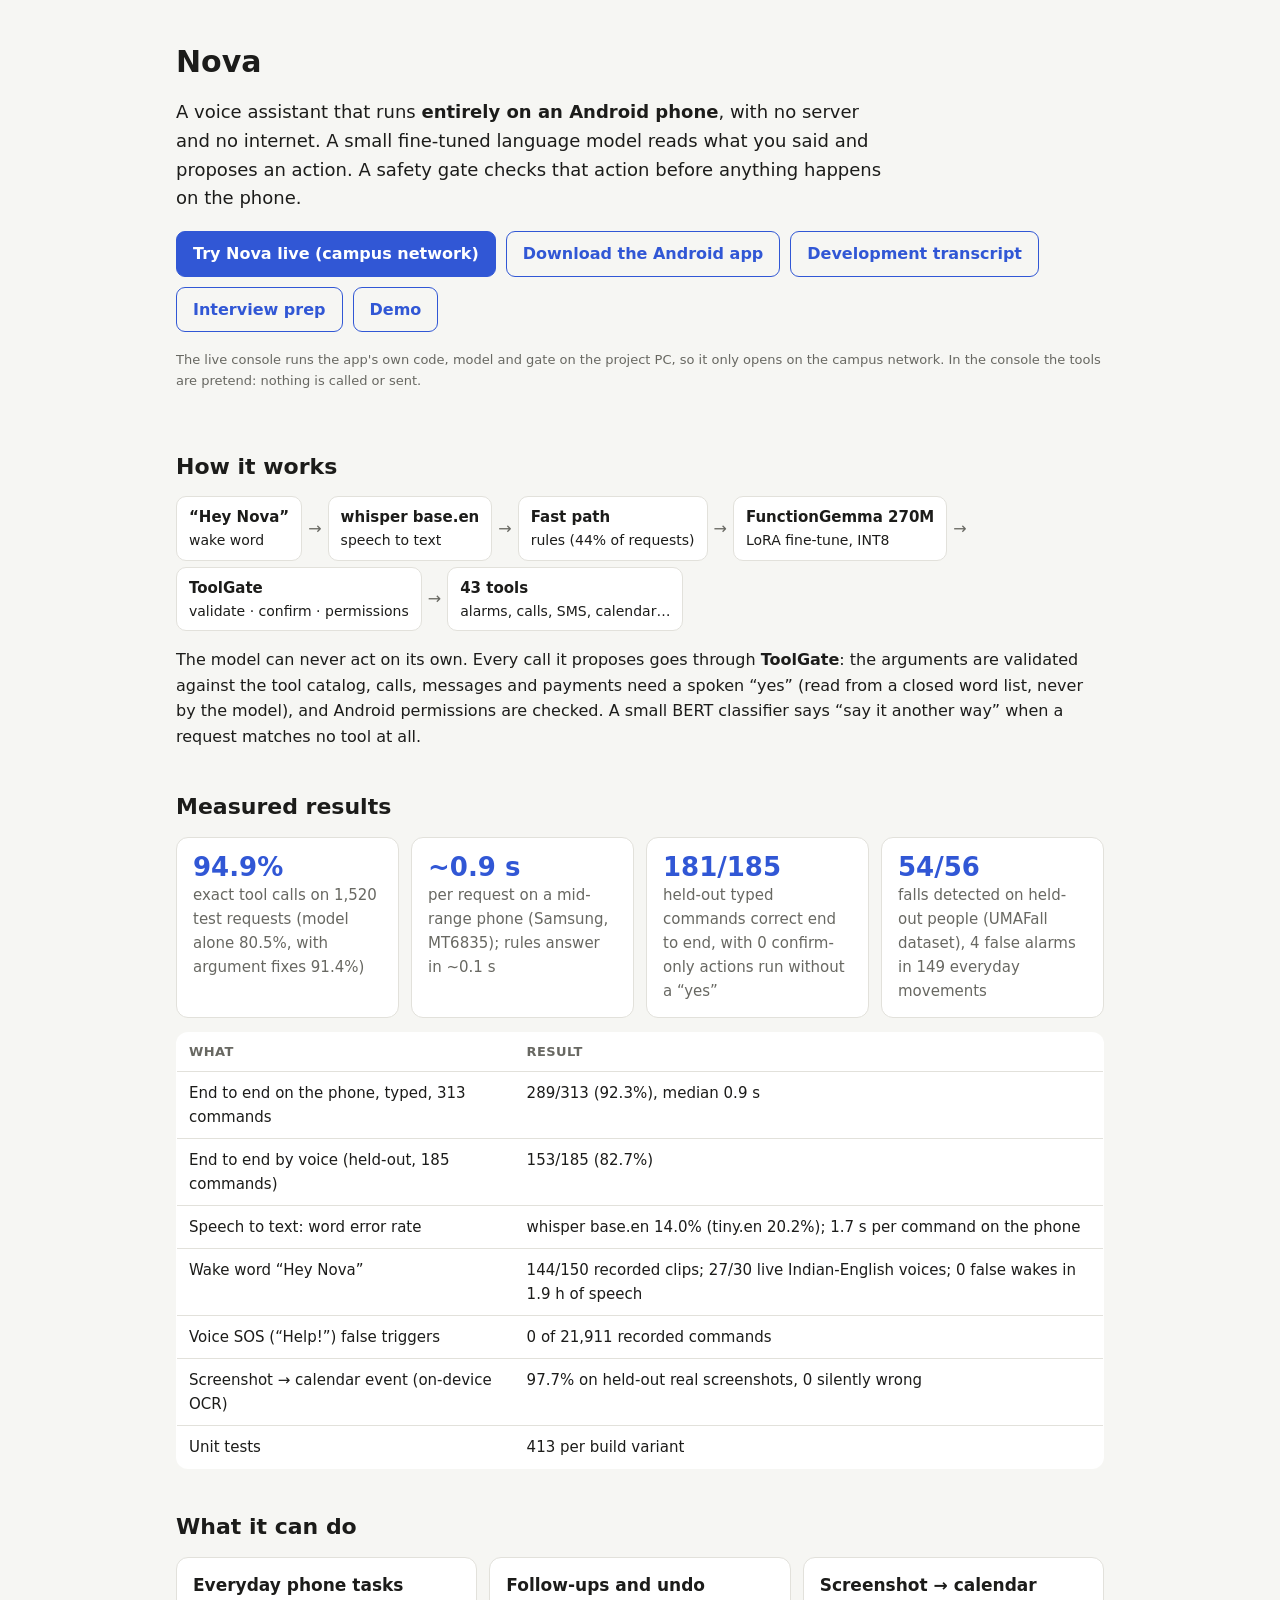
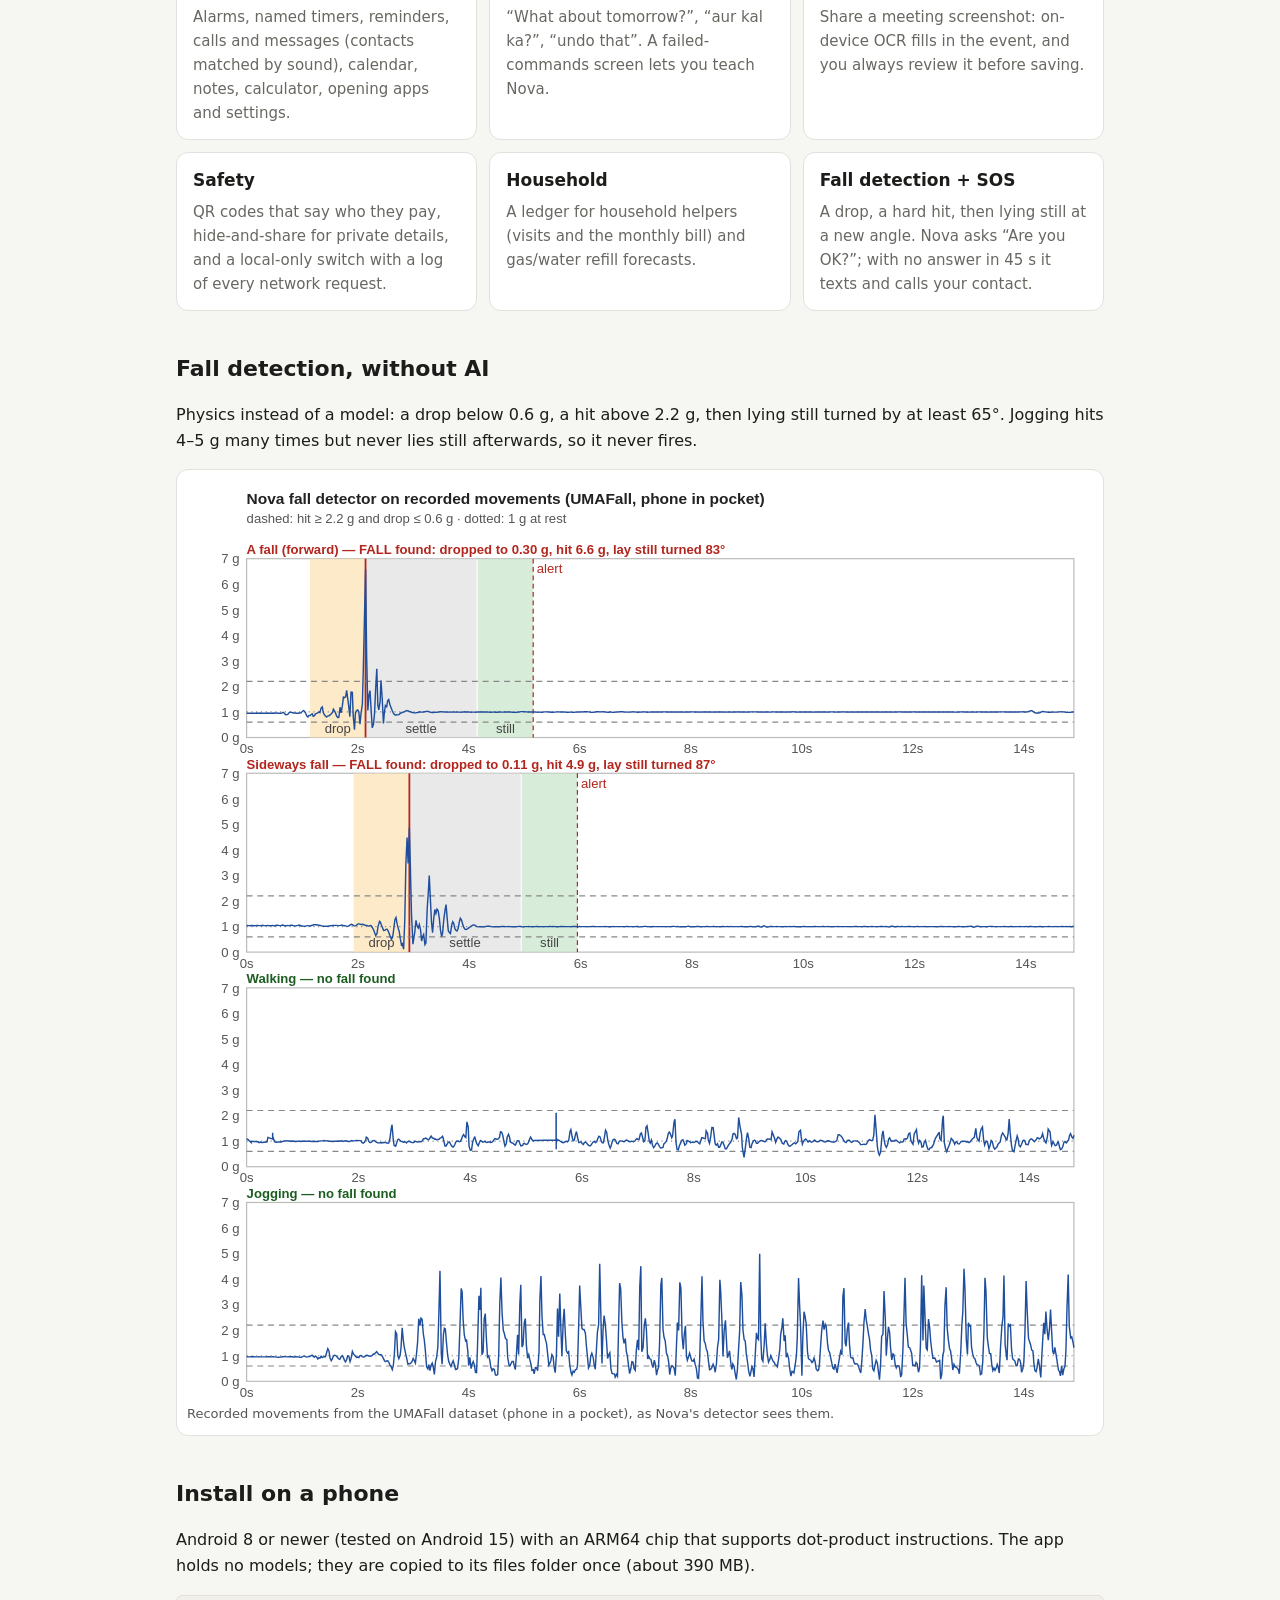
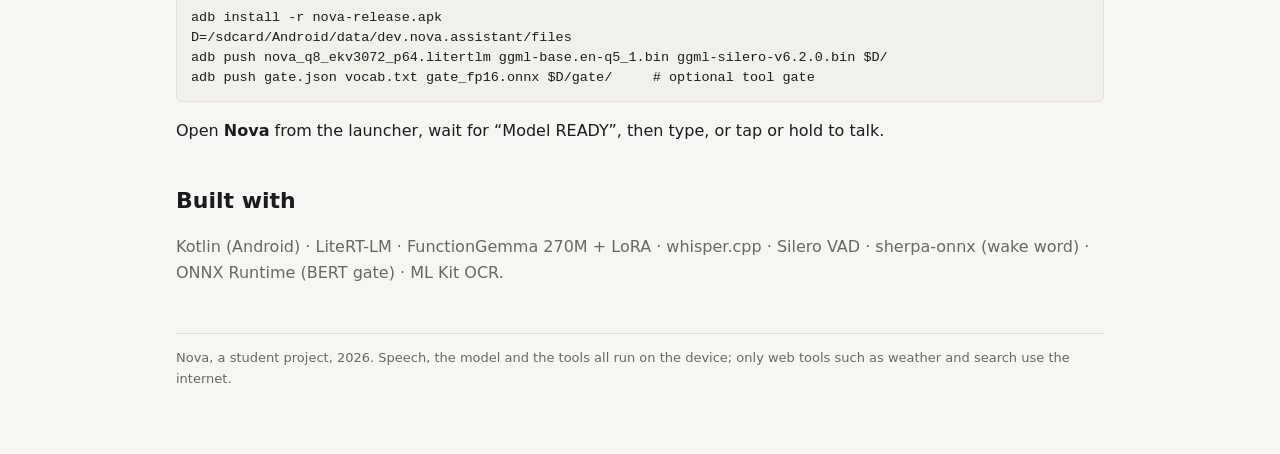
<file: index.html>
<!doctype html>
<html lang="en"><head><meta charset="utf-8">
<meta name="viewport" content="width=device-width,initial-scale=1">
<title>Nova Voice Assistant</title>
<meta name="description" content="Nova: a fully local Android voice assistant with a fine-tuned FunctionGemma 270M tool caller, a safety gate and fall detection.">
<link rel="stylesheet" href="style.css">
</head>
<body>
<div class="wrap">
<section class="hero">
  <h1>Nova</h1>
  <p class="lead">A voice assistant that runs <b>entirely on an Android phone</b>, with no server and no internet.
    A small fine-tuned language model reads what you said and proposes an action. A safety gate checks that
    action before anything happens on the phone.</p>
  <div class="actions">
    <a class="btn" id="try" href="http://10.81.30.62:8090/">Try Nova live (campus network)</a>
    <a class="btn ghost" href="nova-release.apk" download="nova-release.apk">Download the Android app</a>
    <a class="btn ghost" href="https://krishnag1729.github.io/nova-site/transcript.html">Development transcript</a>
    <a class="btn ghost" href="interview_prep.html">Interview prep</a>
    <a class="btn ghost" href="interview_prep.html#demo">Demo</a>
  </div>
  <p class="muted small">The live console runs the app's own code, model and gate on the project PC, so it only opens on the campus network.
    In the console the tools are pretend: nothing is called or sent.</p>
</section>

<h2>How it works</h2>
<div class="pipe">
  <div class="step"><b>“Hey Nova”</b>wake word</div><span class="arrow">→</span>
  <div class="step"><b>whisper base.en</b>speech to text</div><span class="arrow">→</span>
  <div class="step"><b>Fast path</b>rules (44% of requests)</div><span class="arrow">→</span>
  <div class="step"><b>FunctionGemma 270M</b>LoRA fine-tune, INT8</div><span class="arrow">→</span>
  <div class="step"><b>ToolGate</b>validate · confirm · permissions</div><span class="arrow">→</span>
  <div class="step"><b>43 tools</b>alarms, calls, SMS, calendar…</div>
</div>
<p>The model can never act on its own. Every call it proposes goes through <b>ToolGate</b>: the arguments are
  validated against the tool catalog, calls, messages and payments need a spoken “yes” (read from a closed word list,
  never by the model), and Android permissions are checked. A small BERT classifier says “say it another way”
  when a request matches no tool at all.</p>

<h2>Measured results</h2>
<div class="grid stats">
  <div class="card"><div class="stat">94.9%</div><p>exact tool calls on 1,520 test requests (model alone 80.5%, with argument fixes 91.4%)</p></div>
  <div class="card"><div class="stat">~0.9 s</div><p>per request on a mid-range phone (Samsung, MT6835); rules answer in ~0.1 s</p></div>
  <div class="card"><div class="stat">181/185</div><p>held-out typed commands correct end to end, with 0 confirm-only actions run without a “yes”</p></div>
  <div class="card"><div class="stat">54/56</div><p>falls detected on held-out people (UMAFall dataset), 4 false alarms in 149 everyday movements</p></div>
</div>
<div class="tablewrap" style="margin-top:14px"><table>
  <tr><th>What</th><th>Result</th></tr>
  <tr><td>End to end on the phone, typed, 313 commands</td><td>289/313 (92.3%), median 0.9 s</td></tr>
  <tr><td>End to end by voice (held-out, 185 commands)</td><td>153/185 (82.7%)</td></tr>
  <tr><td>Speech to text: word error rate</td><td>whisper base.en 14.0% (tiny.en 20.2%); 1.7 s per command on the phone</td></tr>
  <tr><td>Wake word “Hey Nova”</td><td>144/150 recorded clips; 27/30 live Indian-English voices; 0 false wakes in 1.9 h of speech</td></tr>
  <tr><td>Voice SOS (“Help!”) false triggers</td><td>0 of 21,911 recorded commands</td></tr>
  <tr><td>Screenshot → calendar event (on-device OCR)</td><td>97.7% on held-out real screenshots, 0 silently wrong</td></tr>
  <tr><td>Unit tests</td><td>413 per build variant</td></tr>
</table></div>

<h2>What it can do</h2>
<div class="grid">
  <div class="card"><h3>Everyday phone tasks</h3><p>Alarms, named timers, reminders, calls and messages (contacts matched by sound), calendar, notes, calculator, opening apps and settings.</p></div>
  <div class="card"><h3>Follow-ups and undo</h3><p>“What about tomorrow?”, “aur kal ka?”, “undo that”. A failed-commands screen lets you teach Nova.</p></div>
  <div class="card"><h3>Screenshot → calendar</h3><p>Share a meeting screenshot: on-device OCR fills in the event, and you always review it before saving.</p></div>
  <div class="card"><h3>Safety</h3><p>QR codes that say who they pay, hide-and-share for private details, and a local-only switch with a log of every network request.</p></div>
  <div class="card"><h3>Household</h3><p>A ledger for household helpers (visits and the monthly bill) and gas/water refill forecasts.</p></div>
  <div class="card"><h3>Fall detection + SOS</h3><p>A drop, a hard hit, then lying still at a new angle. Nova asks “Are you OK?”; with no answer in 45 s it texts and calls your contact.</p></div>
</div>

<h2>Fall detection, without AI</h2>
<p>Physics instead of a model: a drop below 0.6 g, a hit above 2.2 g, then lying still turned by at least 65°.
  Jogging hits 4–5 g many times but never lies still afterwards, so it never fires.</p>
<figure><img src="fall_traces.svg" alt="Acceleration traces from the UMAFall dataset: falls show drop, hit and stillness; walking and jogging do not.">
  <figcaption>Recorded movements from the UMAFall dataset (phone in a pocket), as Nova's detector sees them.</figcaption></figure>

<h2>Install on a phone</h2>
<p>Android 8 or newer (tested on Android 15) with an ARM64 chip that supports dot-product instructions. The app holds no models; they are copied
  to its files folder once (about 390 MB).</p>
<pre class="code">adb install -r nova-release.apk
D=/sdcard/Android/data/dev.nova.assistant/files
adb push nova_q8_ekv3072_p64.litertlm ggml-base.en-q5_1.bin ggml-silero-v6.2.0.bin $D/
adb push gate.json vocab.txt gate_fp16.onnx $D/gate/     # optional tool gate</pre>
<p>Open <b>Nova</b> from the launcher, wait for “Model READY”, then type, or tap or hold to talk.</p>

<h2>Built with</h2>
<p class="muted">Kotlin (Android) · LiteRT-LM · FunctionGemma 270M + LoRA · whisper.cpp · Silero VAD · sherpa-onnx (wake word) ·
  ONNX Runtime (BERT gate) · ML Kit OCR.</p>

<footer>Nova, a student project, 2026. Speech, the model and the tools all run on the device; only web tools such as weather and search use the internet.</footer>
</div>
<script>
// Served from the project PC itself: open the console on the same host.
if (!location.hostname.endsWith("github.io") && location.protocol.startsWith("http")) document.getElementById("try").href = "console.html";
</script>
</body></html>
</file>
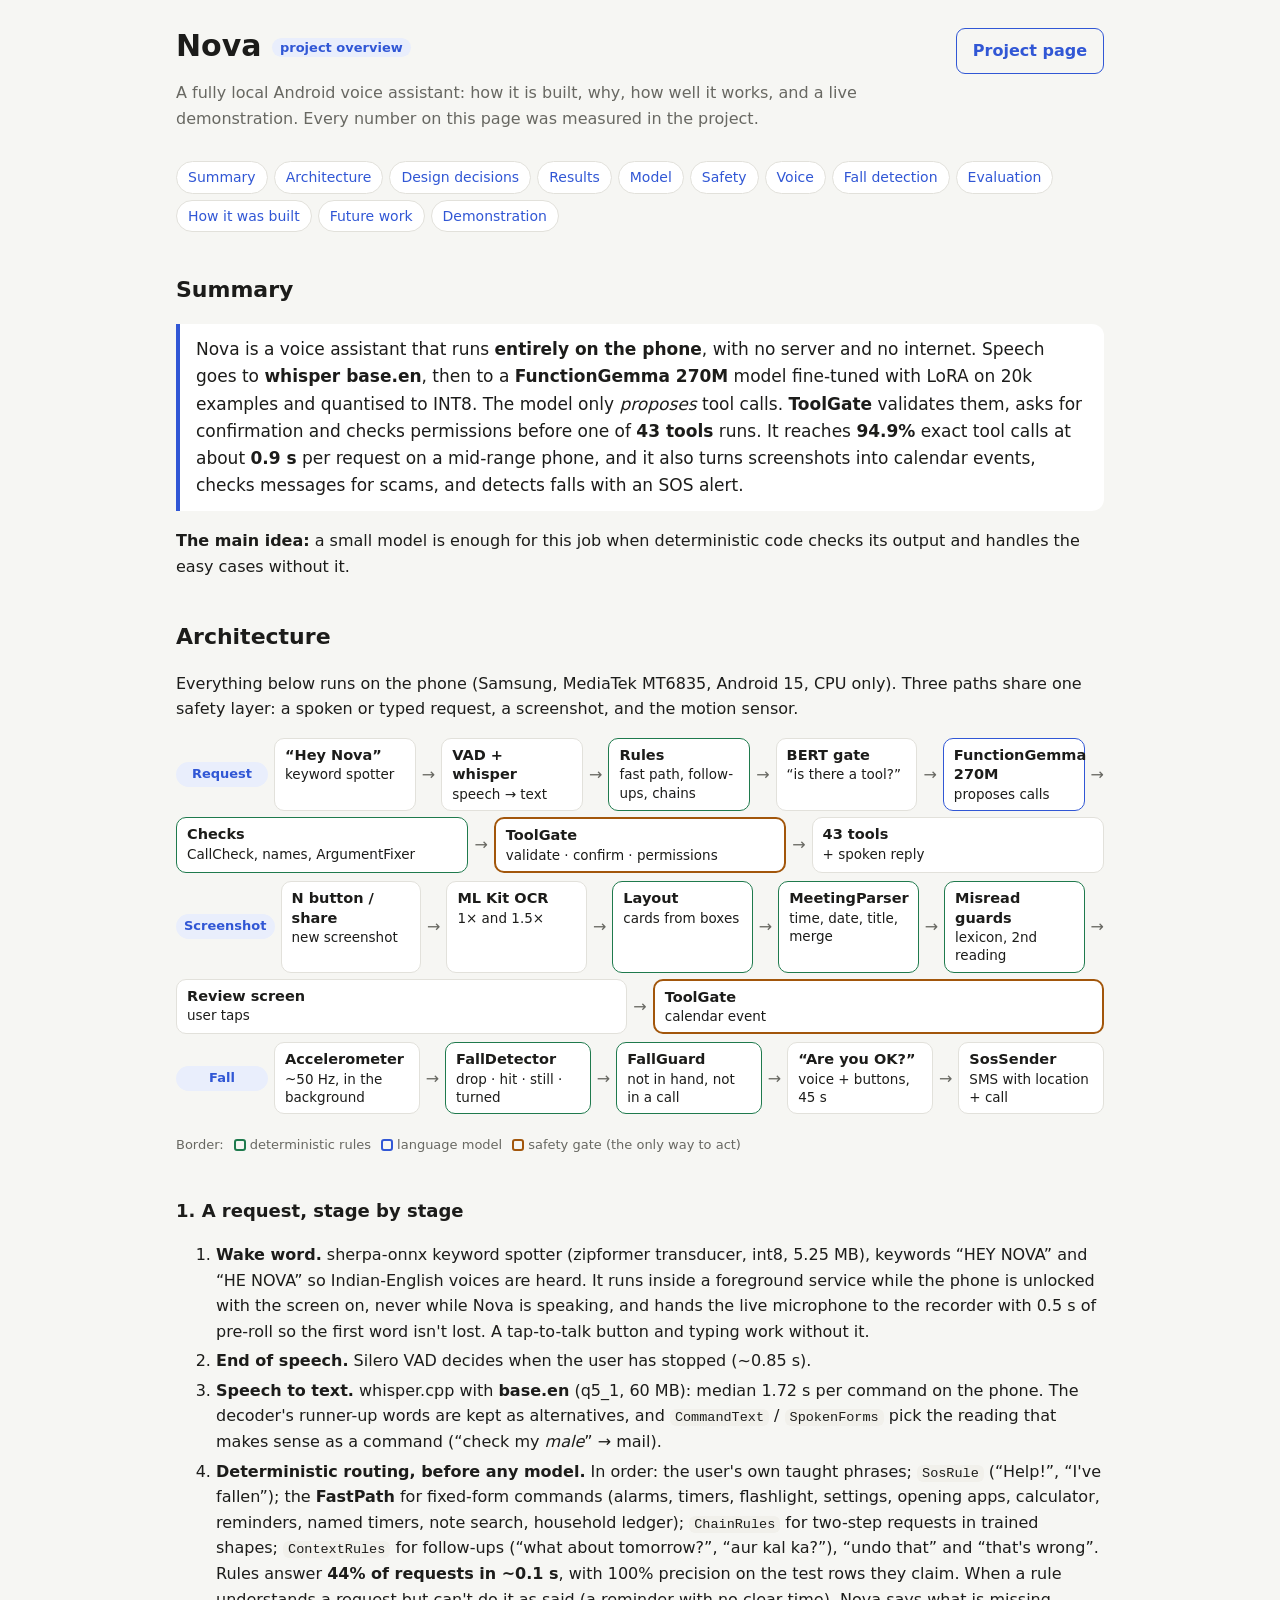
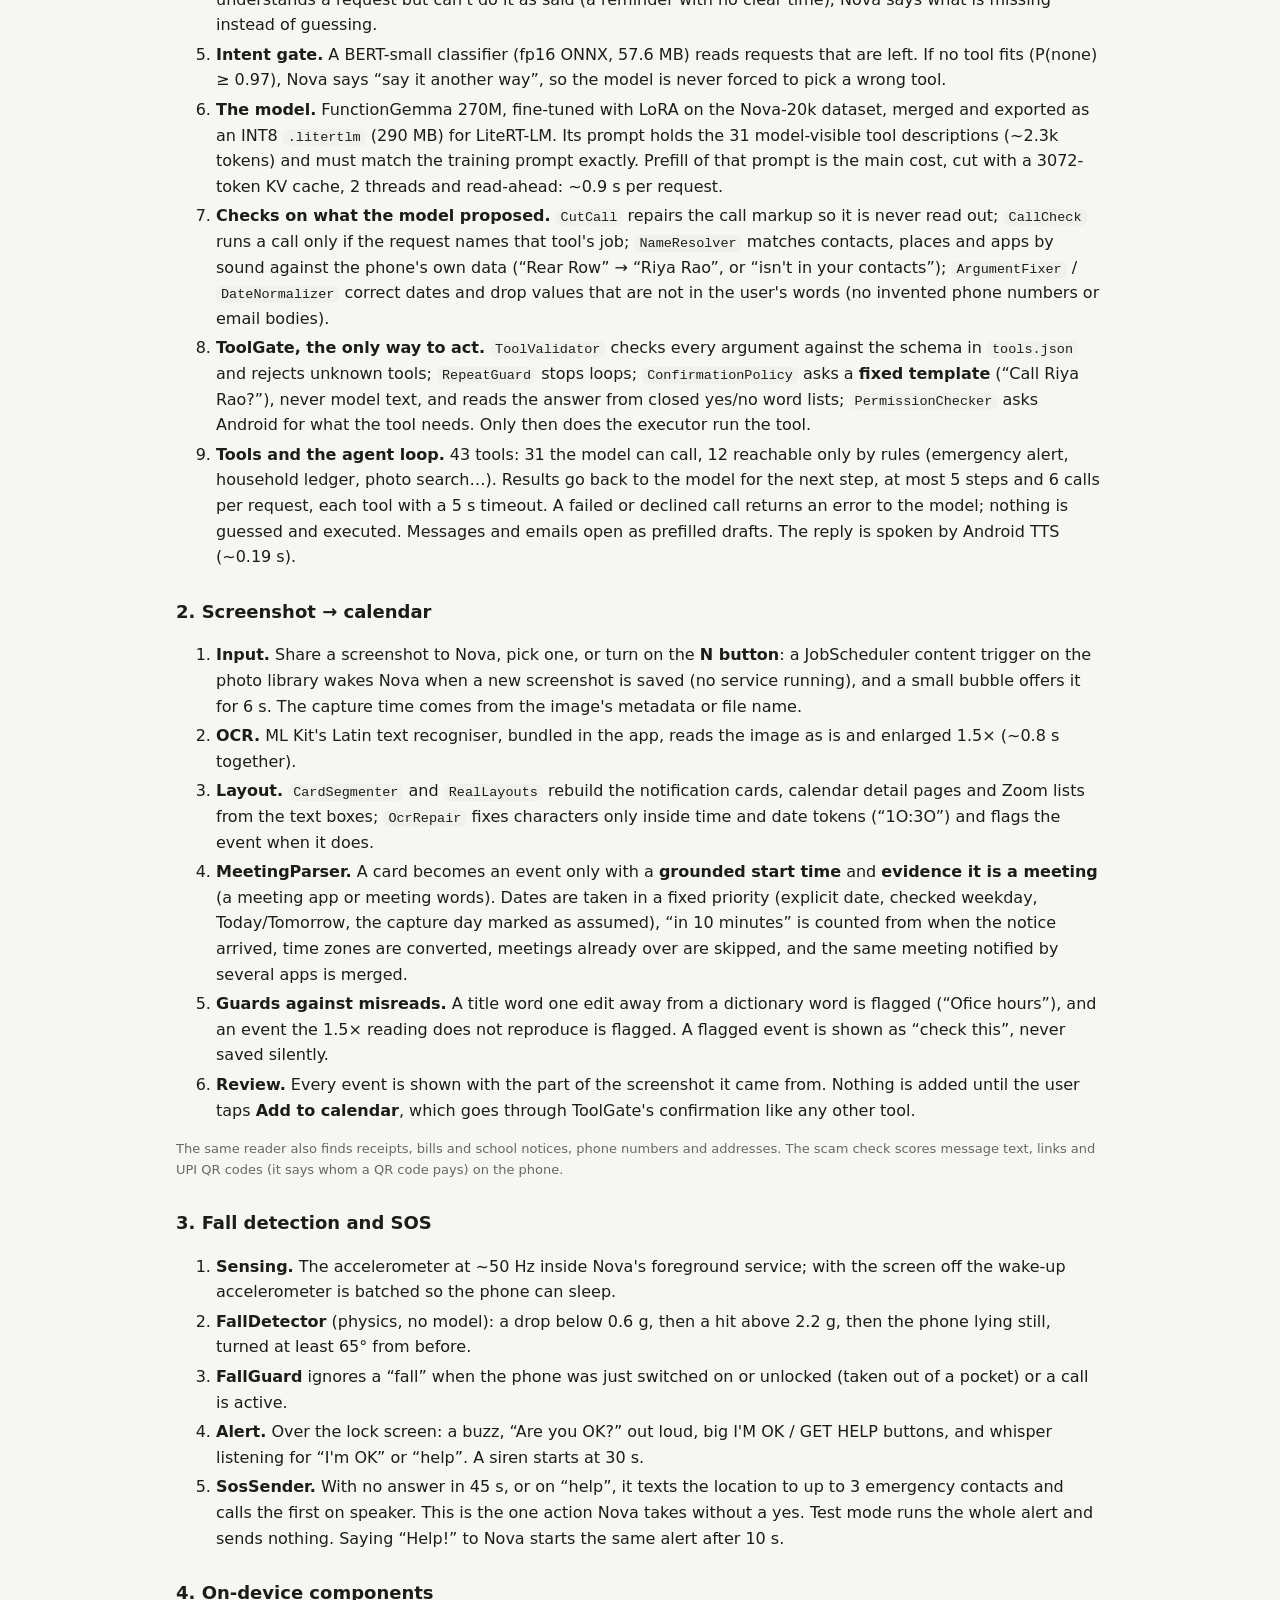
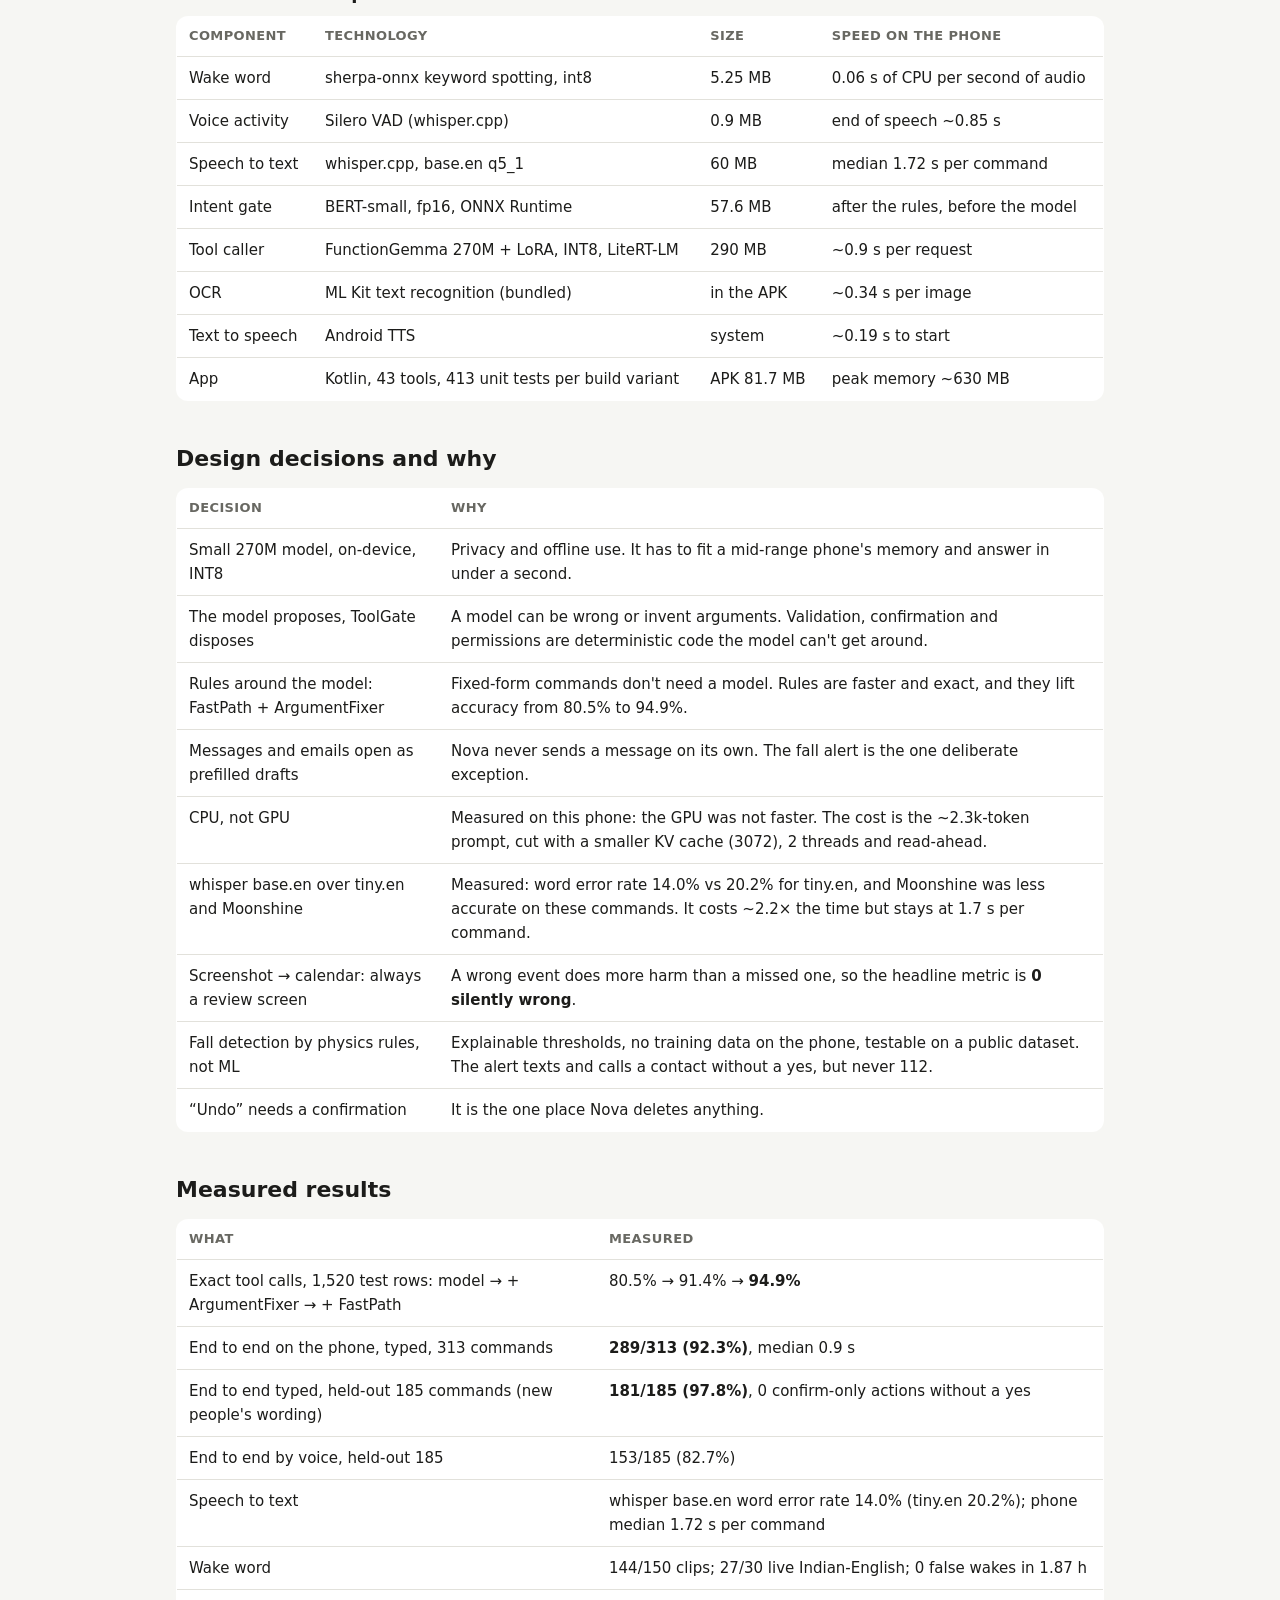
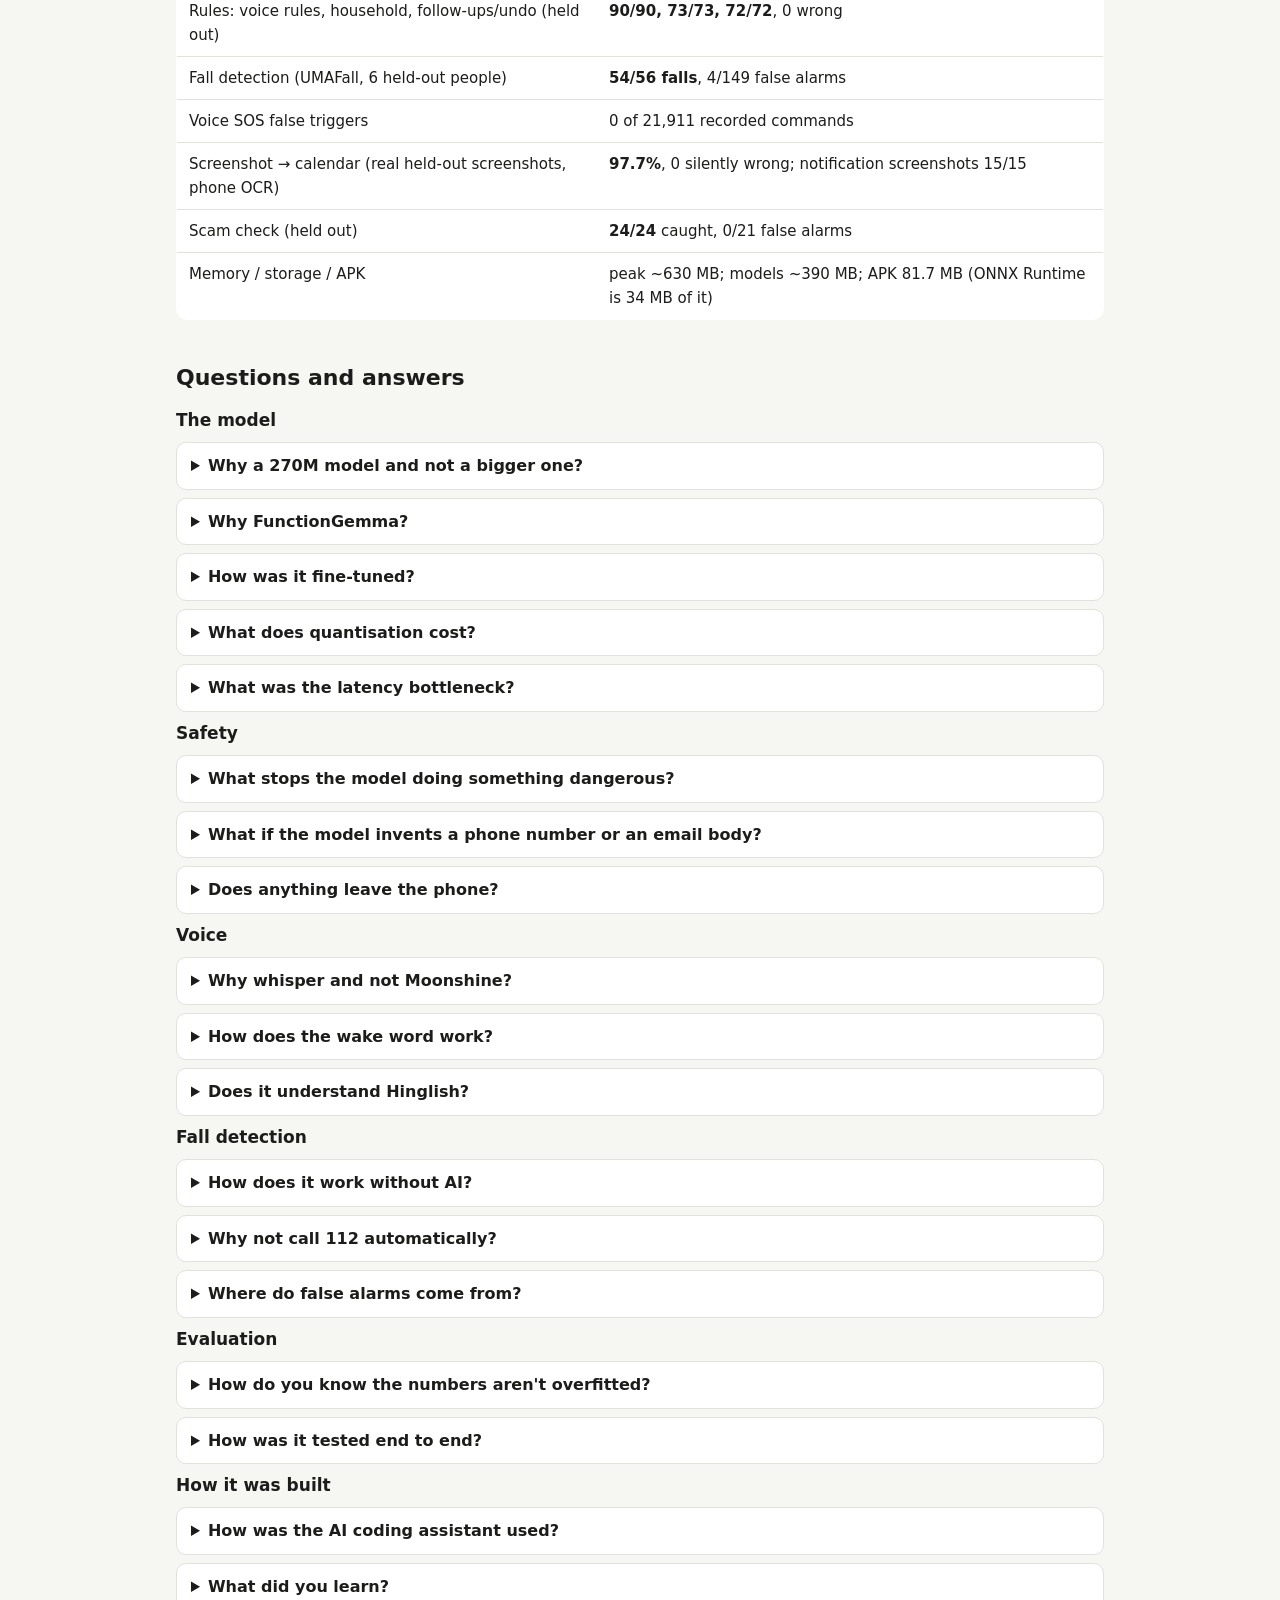
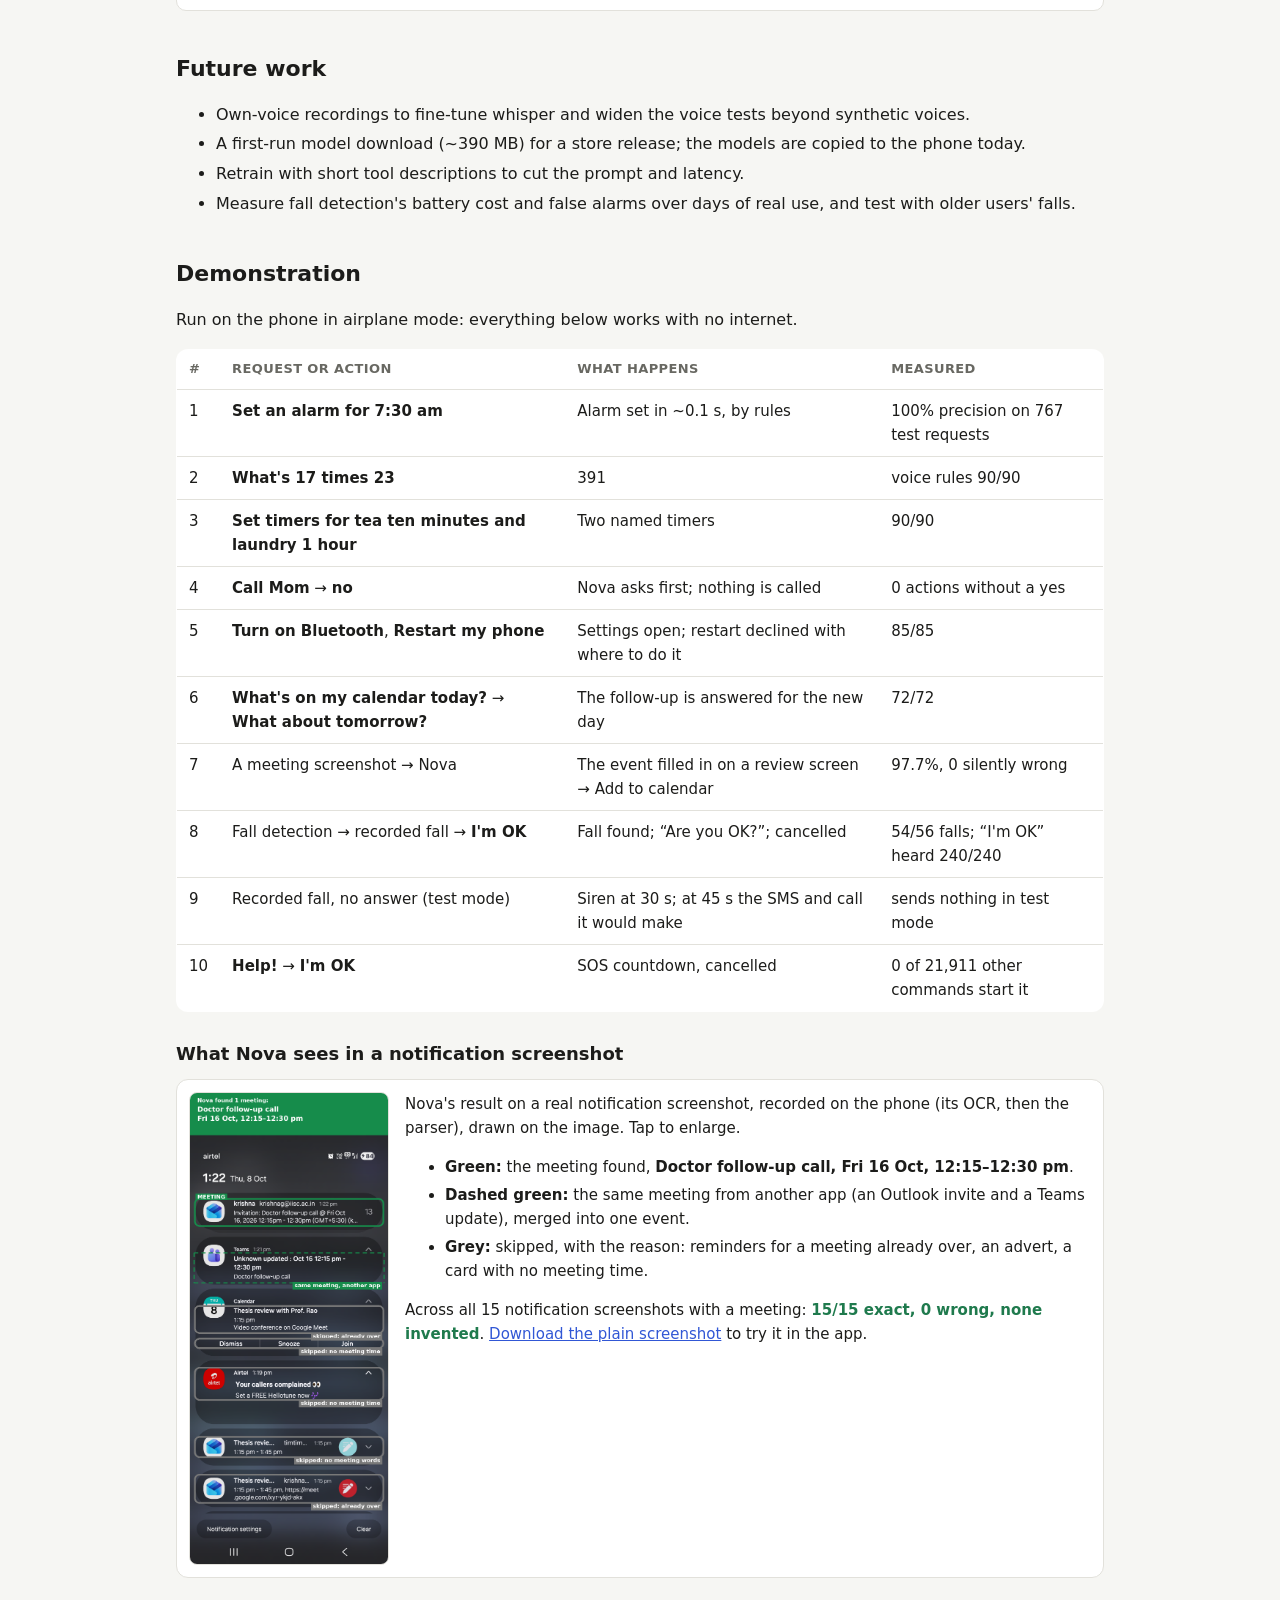
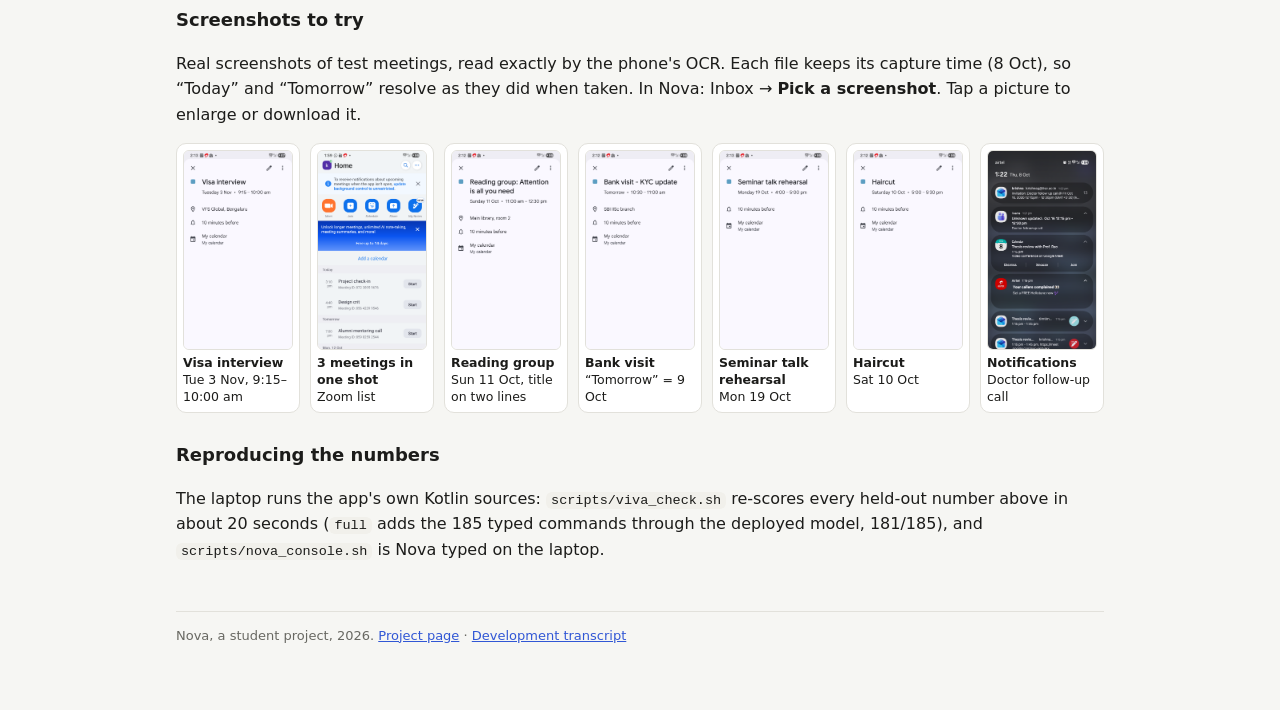
<file: demo_kit.html>
<!doctype html>
<html lang="en"><head><meta charset="utf-8">
<meta name="viewport" content="width=device-width,initial-scale=1">
<title>Nova Demos</title>
<meta http-equiv="refresh" content="0; url=interview_prep.html#demo">
<link rel="canonical" href="interview_prep.html#demo">
<style>body{font:16px/1.6 system-ui,sans-serif;margin:24px 16px;background:#f6f6f3;color:#1c1c1a}@media (prefers-color-scheme:dark){body{background:#151514;color:#ebeae5}a{color:#8ba6ff}}</style>
</head><body>
<p>The demos are now on the interview prep page: <a href="interview_prep.html#demo">Nova → Demo</a>.</p>
<script>location.replace("interview_prep.html" + (location.hash || "#demo"));</script>
</body></html>
</file>
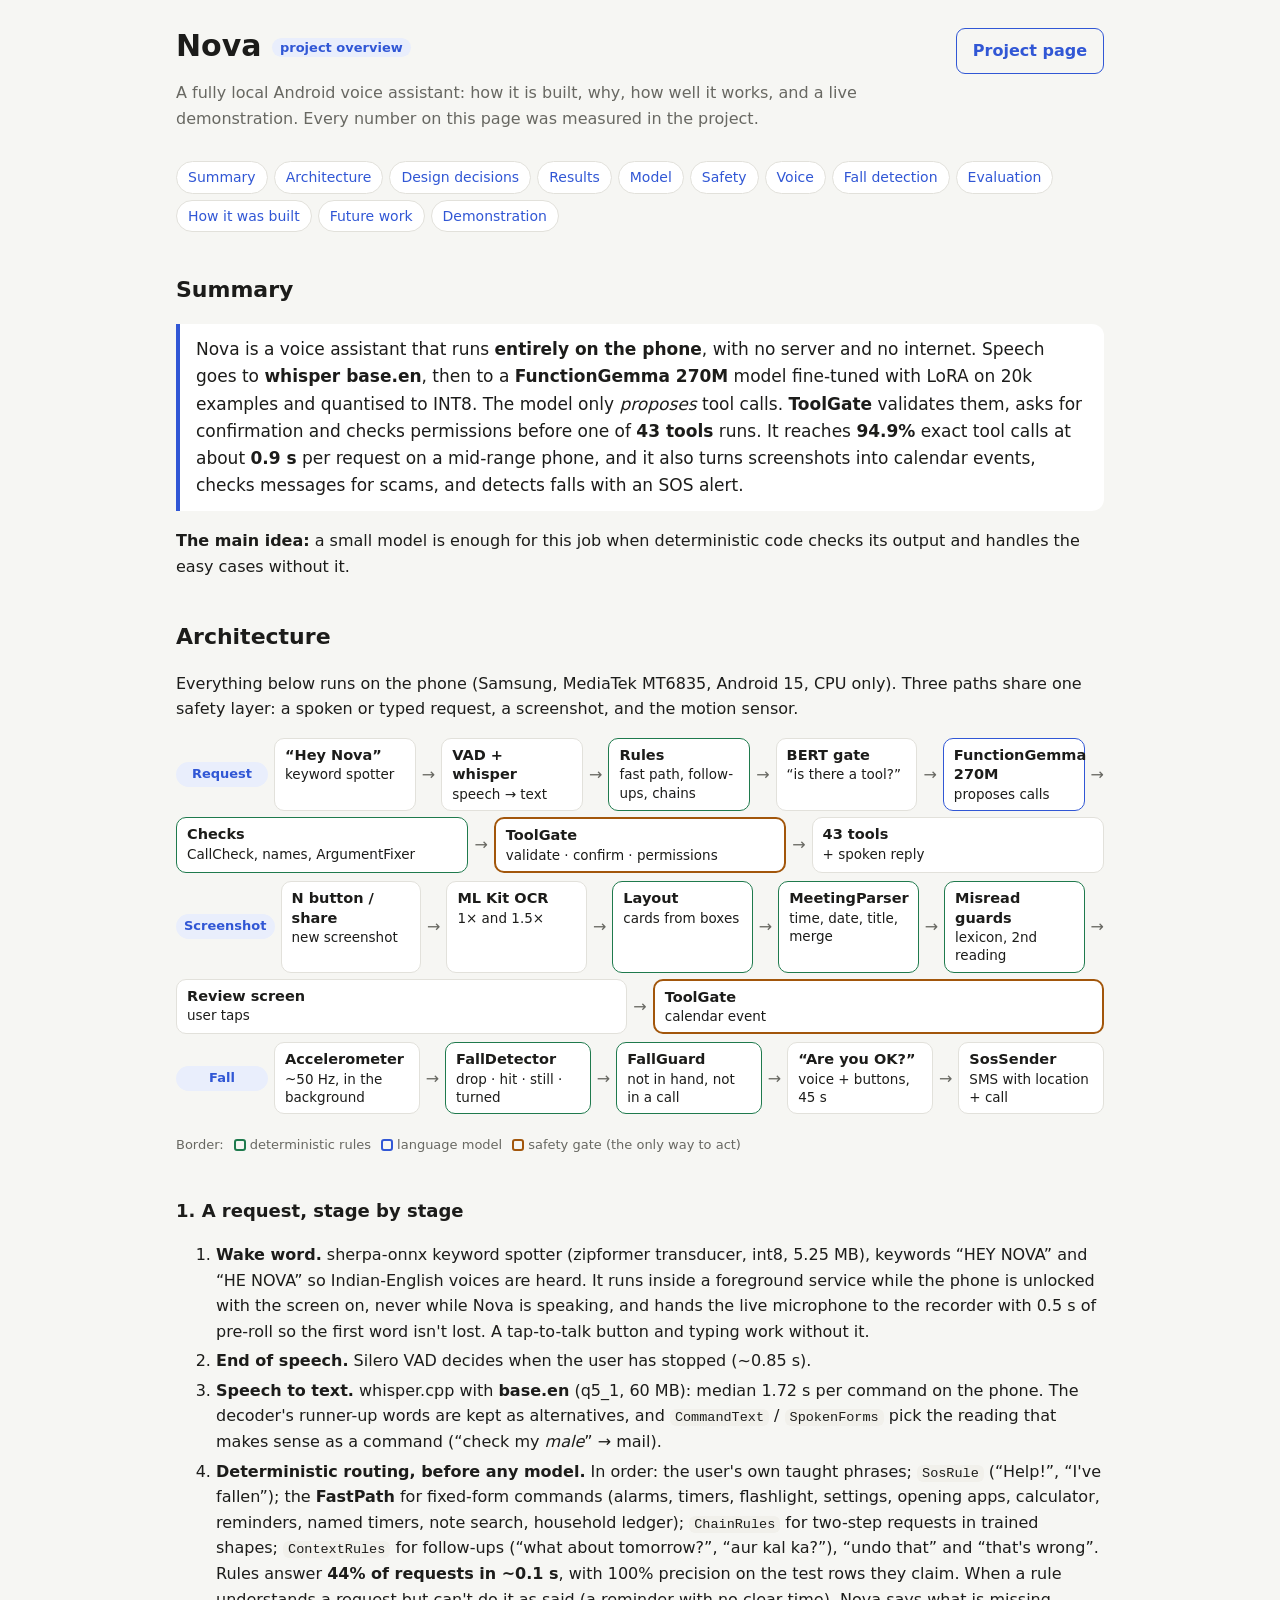
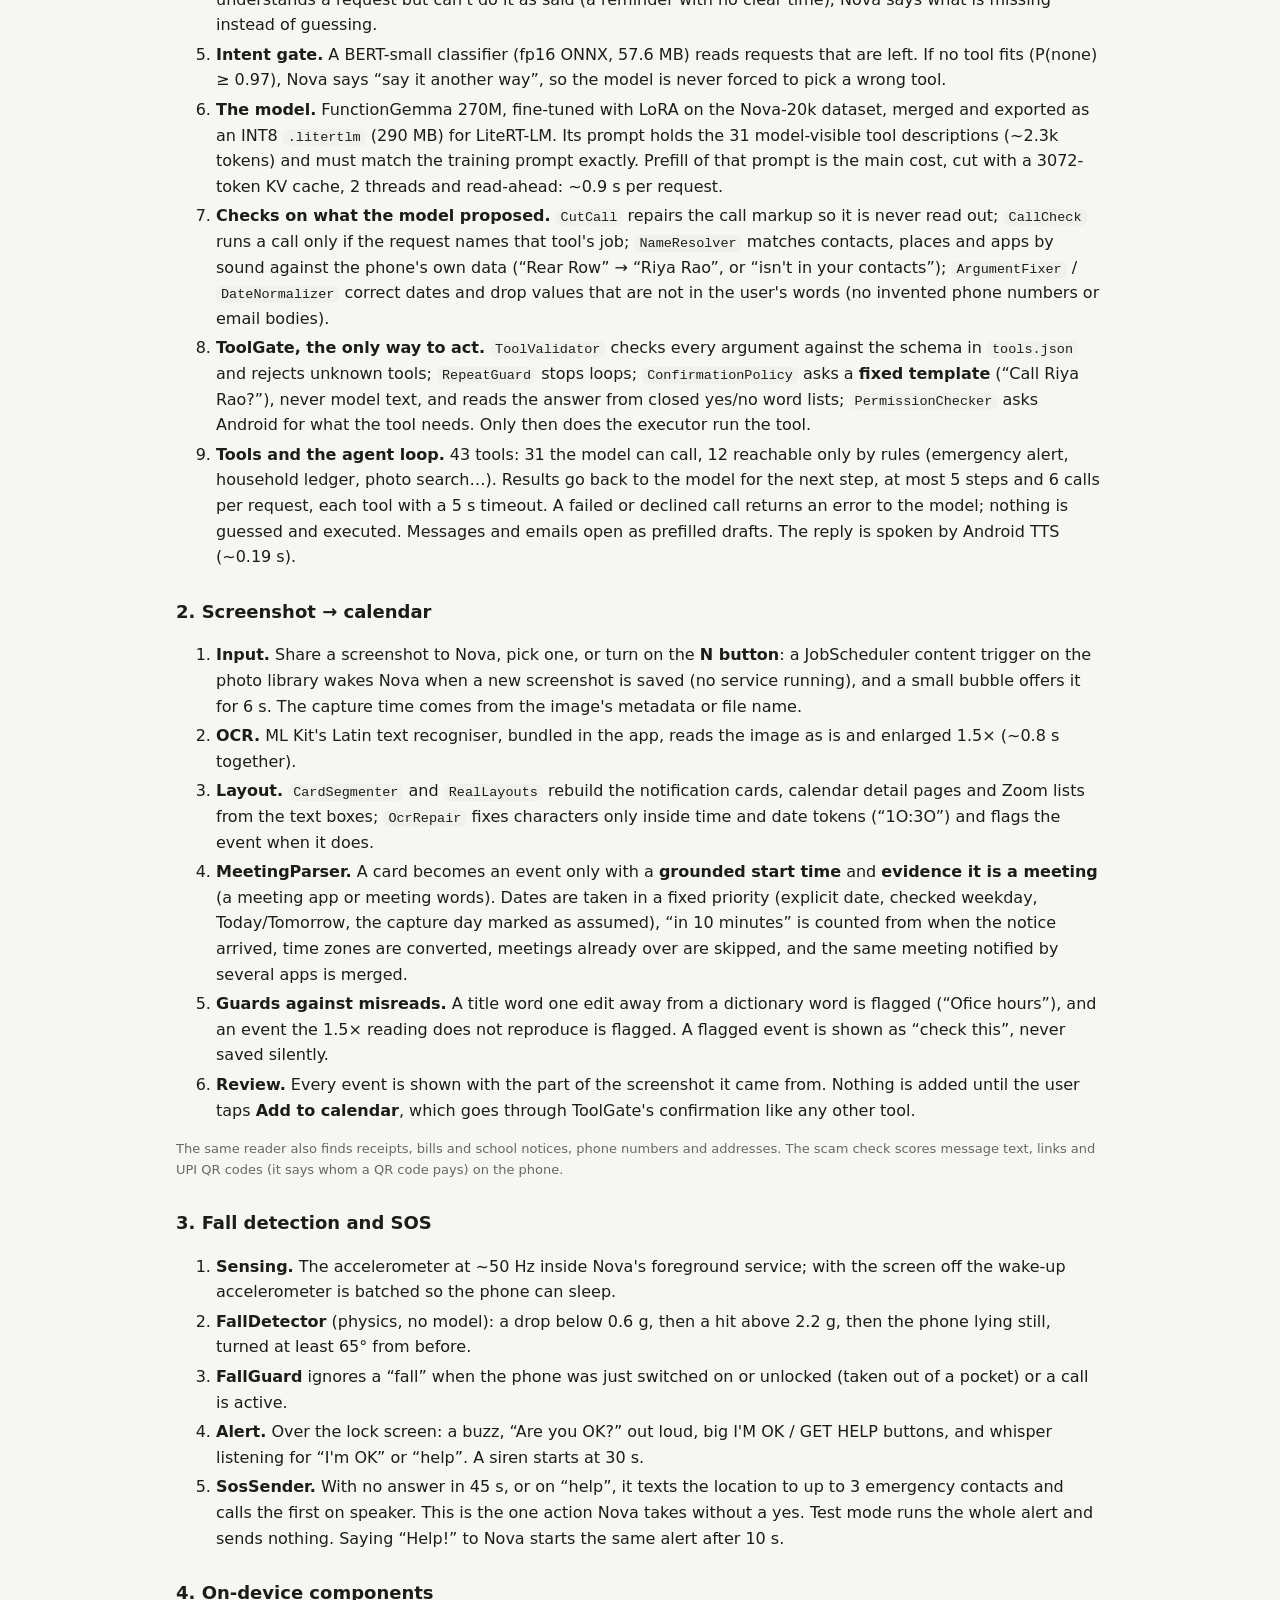
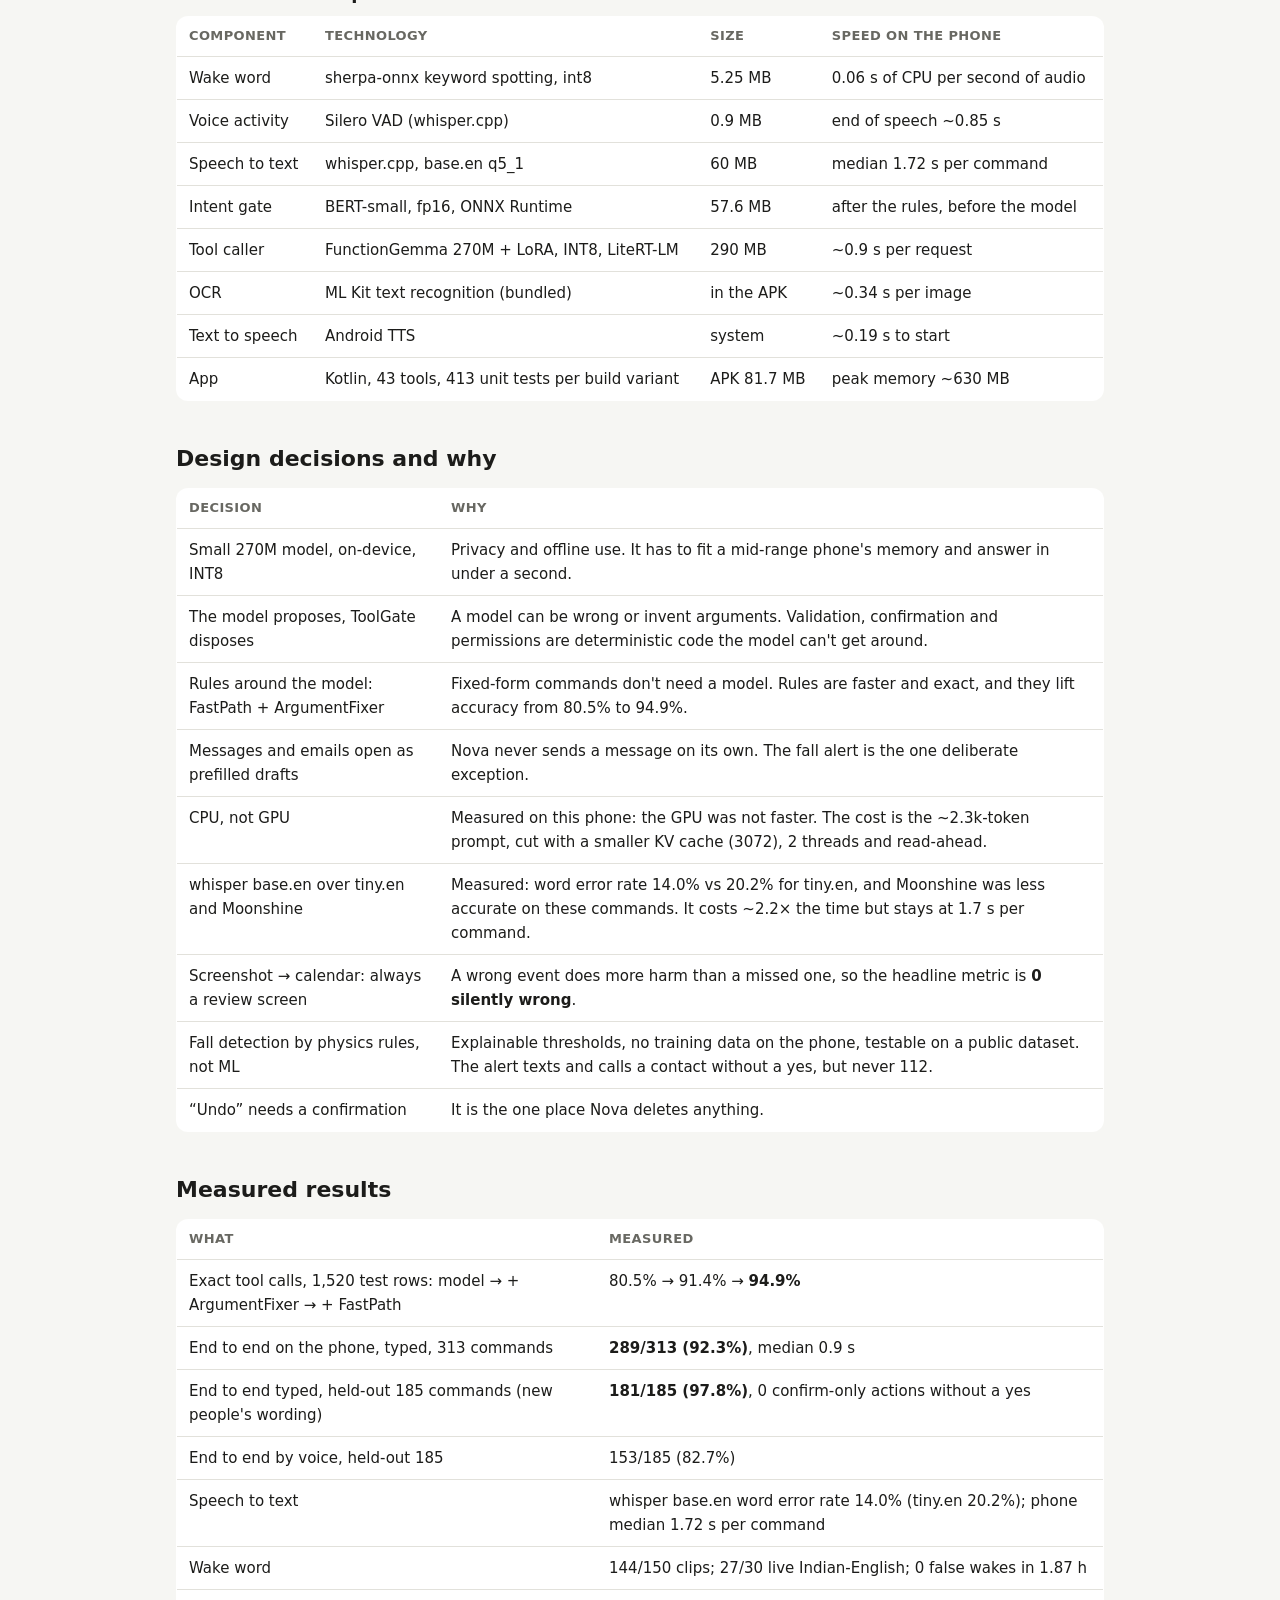
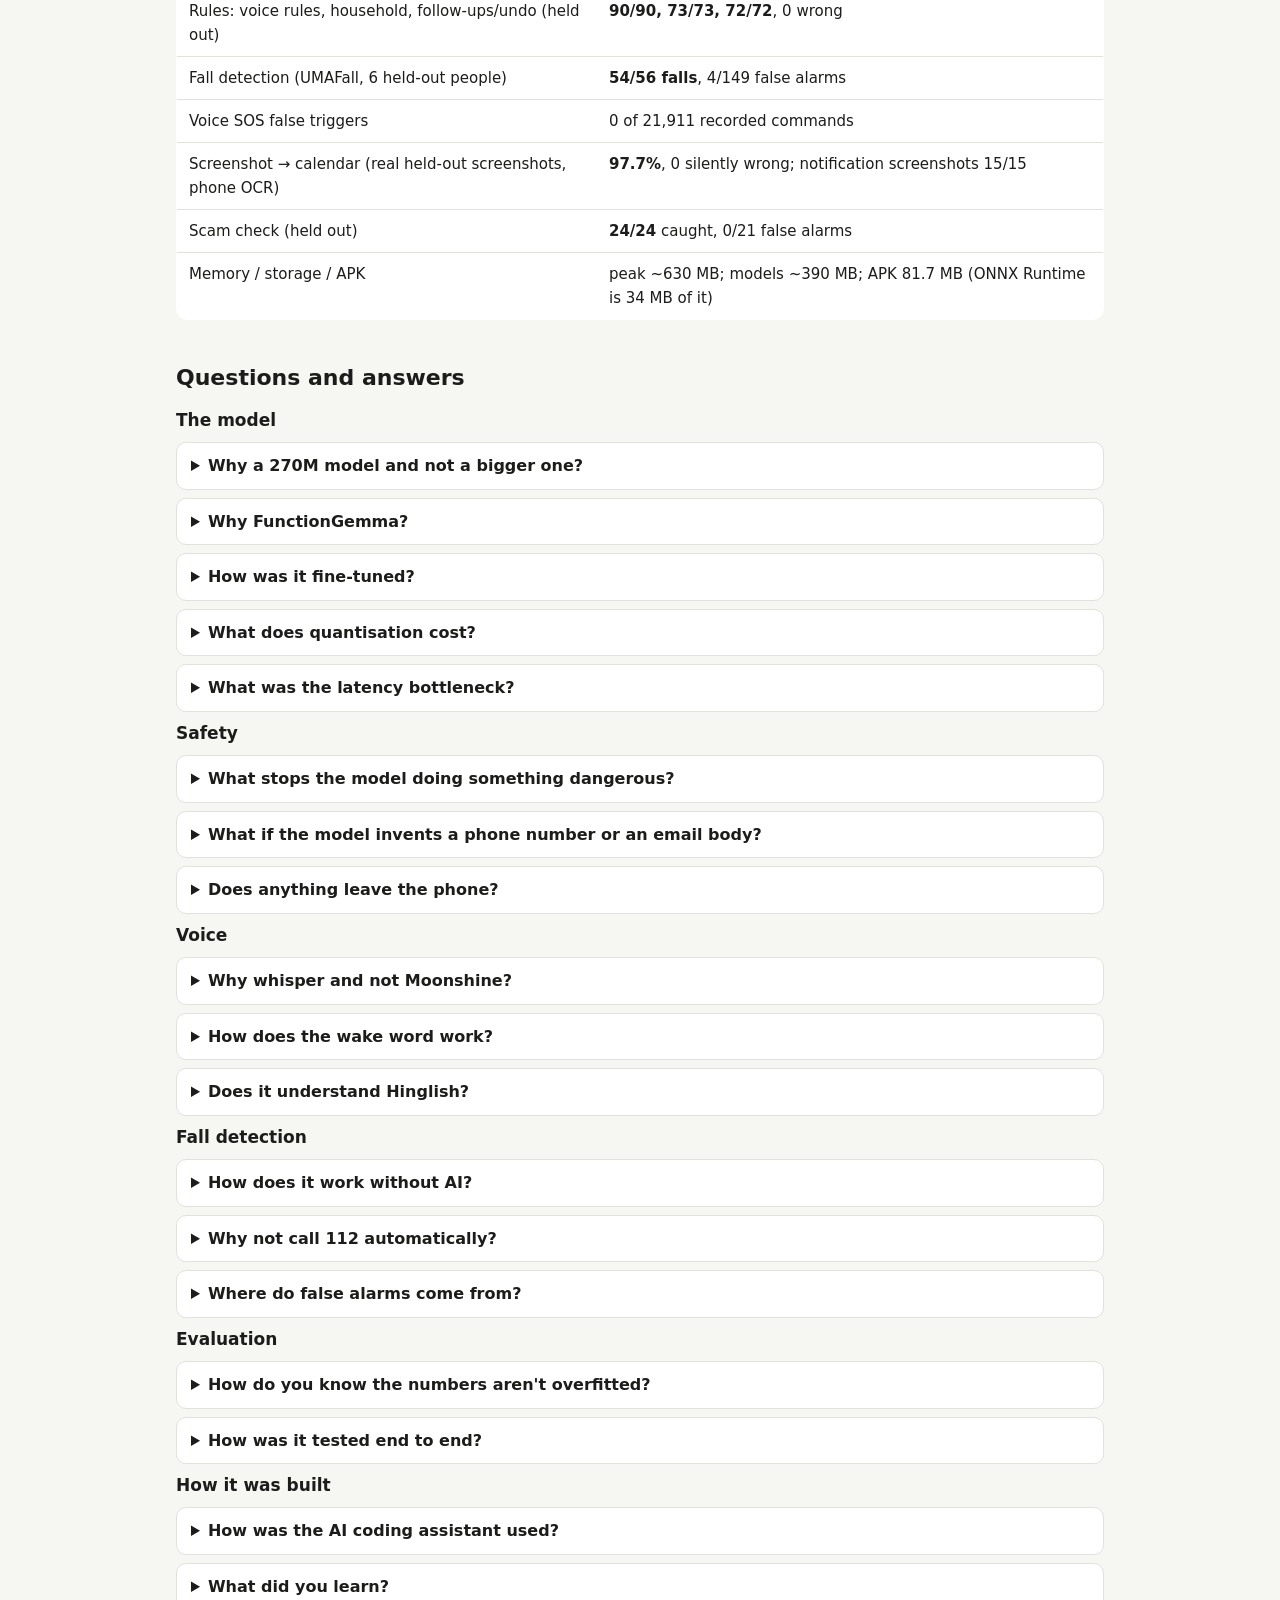
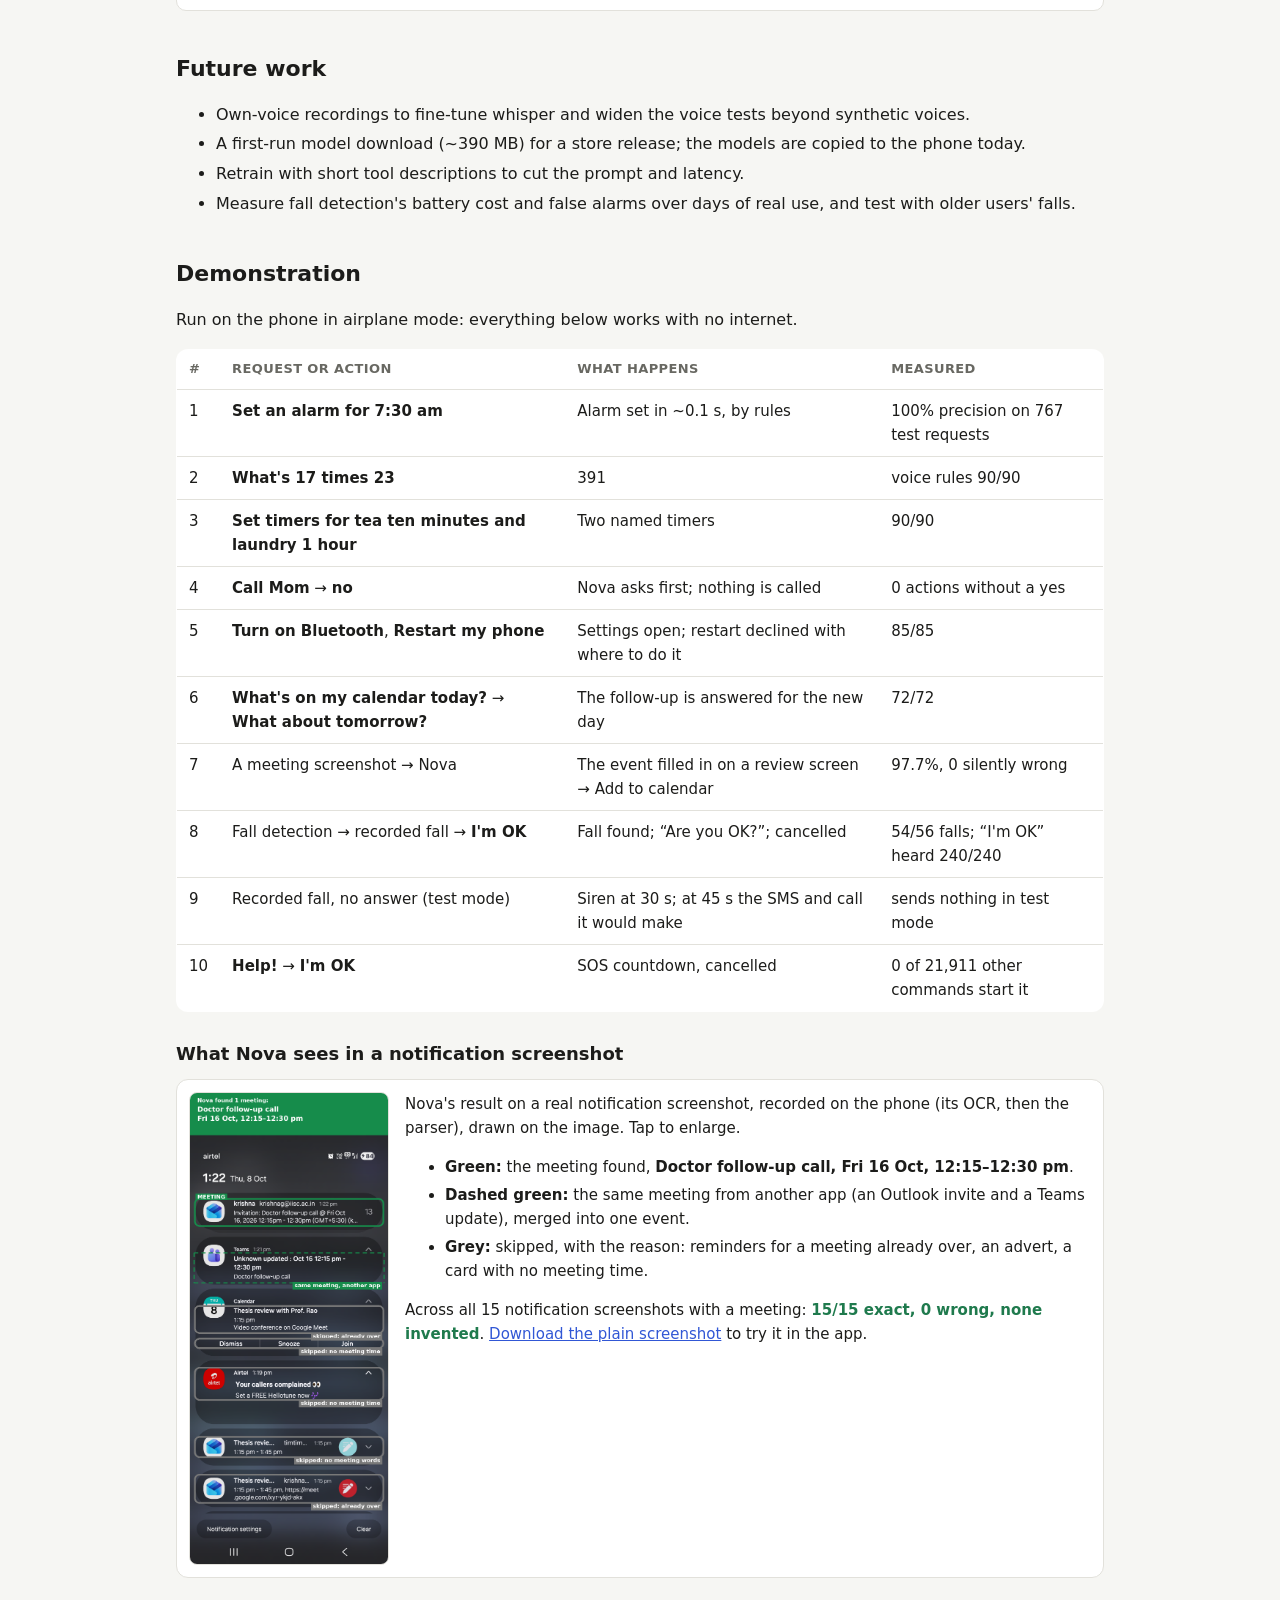
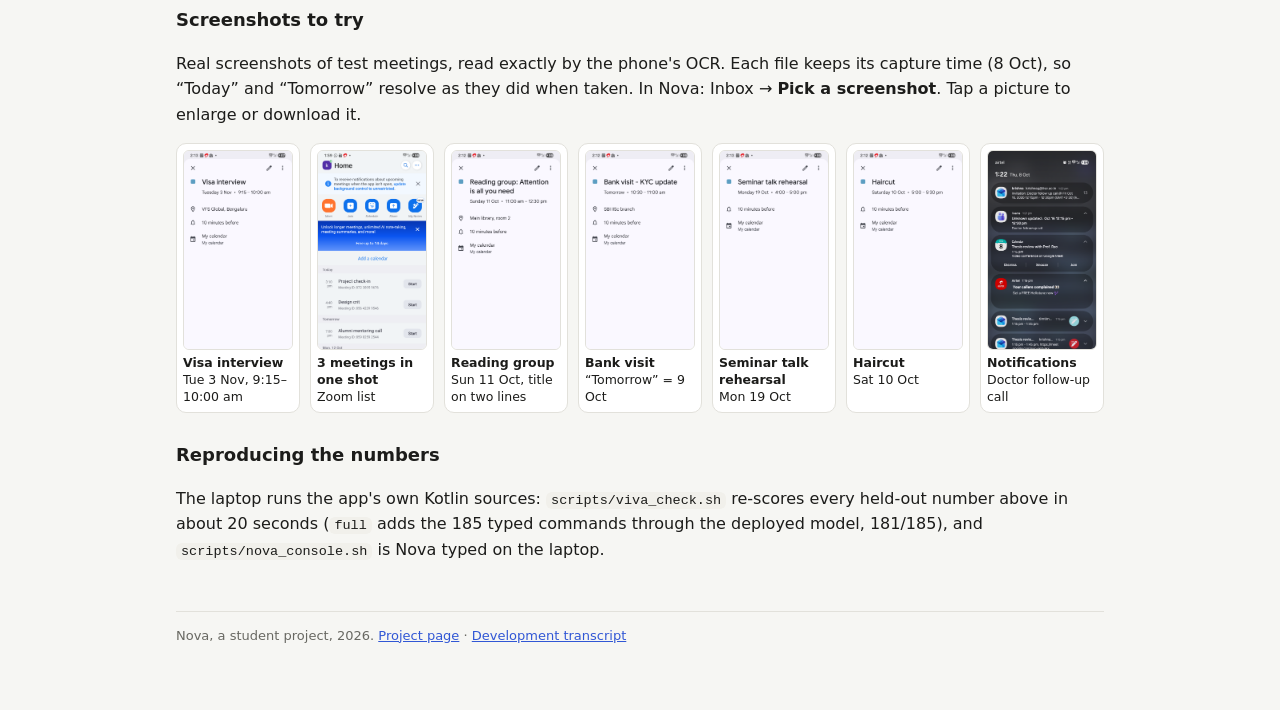
<file: interview_prep.html>
<!doctype html>
<html lang="en"><head><meta charset="utf-8">
<meta name="viewport" content="width=device-width,initial-scale=1">
<title>Nova Project Overview</title>
<meta name="description" content="Nova, a fully local Android voice assistant: architecture in detail, design decisions, measured results, questions and answers, and a live demonstration.">
<link rel="stylesheet" href="style.css">
<style>
.toc{display:flex;flex-wrap:wrap;gap:6px;margin:14px 0 4px}
.toc a{border:1px solid var(--line);background:var(--card);border-radius:999px;padding:4px 11px;font-size:14px;text-decoration:none}
.qa details{background:var(--card);border:1px solid var(--line);border-radius:10px;padding:10px 14px;margin:8px 0}
.qa summary{cursor:pointer;font-weight:600}
.qa details[open] summary{margin-bottom:6px}
.qa p,.qa ul{margin:6px 0 0}
.summary{background:var(--card);border-left:4px solid var(--accent);border-radius:0 12px 12px 0;padding:12px 16px;font-size:17px}
ol.flow li,ul.tight li{margin:4px 0}
h3.sub{font-size:18px;margin:28px 0 8px}
/* architecture diagram */
.arch{display:grid;gap:8px;margin:14px 0}
.lane{display:flex;flex-wrap:wrap;align-items:stretch;gap:6px}
.lane .tag{align-self:center;min-width:92px;text-align:center}
.box{background:var(--card);border:1px solid var(--line);border-radius:10px;padding:7px 10px;font-size:13.5px;line-height:1.35;flex:1 1 120px;min-width:0}
.box b{display:block;font-size:14.5px}
.box.rule{border-color:var(--ok)}
.box.model{border-color:var(--accent)}
.box.gate{border-color:var(--warn);border-width:2px}
.arrow{align-self:center;color:var(--muted)}
.legend{font-size:13px;color:var(--muted)}
.legend span{display:inline-block;width:12px;height:12px;border-radius:3px;border:2px solid;vertical-align:-2px;margin:0 4px 0 10px}
/* demo */
.thumbs{display:grid;grid-template-columns:repeat(auto-fill,minmax(112px,1fr));gap:10px}
.thumb{background:var(--card);border:1px solid var(--line);border-radius:10px;padding:6px;font-size:12.5px;line-height:1.35}
.thumb img{width:100%;max-height:200px;object-fit:cover;object-position:top;border-radius:6px;border:1px solid var(--line);display:block}
.thumb p{margin:5px 0 0}
.sees{display:flex;gap:16px;flex-wrap:wrap;align-items:flex-start;background:var(--card);border:1px solid var(--line);border-radius:12px;padding:12px;margin:10px 0}
.sees a.pic{flex:0 0 200px}
.sees img{width:200px;height:auto;border-radius:8px;border:1px solid var(--line);display:block}
.sees div{flex:1 1 260px;min-width:0;font-size:15px}
.say{font-weight:600}
.ok{color:var(--ok);font-weight:600}
</style>
</head>
<body>
<div class="wrap">
<header class="top">
  <div><h1>Nova <span class="tag">project overview</span></h1>
    <p class="muted">A fully local Android voice assistant: how it is built, why, how well it works, and a live demonstration.
      Every number on this page was measured in the project.</p></div>
  <a class="btn ghost" href="index.html">Project page</a>
</header>
<nav class="toc">
  <a href="#summary">Summary</a><a href="#arch">Architecture</a><a href="#decisions">Design decisions</a><a href="#numbers">Results</a>
  <a href="#q-model">Model</a><a href="#q-safety">Safety</a><a href="#q-voice">Voice</a><a href="#q-fall">Fall detection</a>
  <a href="#q-eval">Evaluation</a><a href="#q-process">How it was built</a><a href="#limits">Future work</a><a href="#demo">Demonstration</a>
</nav>

<h2 id="summary">Summary</h2>
<p class="summary">Nova is a voice assistant that runs <b>entirely on the phone</b>, with no server and no internet. Speech goes to
  <b>whisper base.en</b>, then to a <b>FunctionGemma 270M</b> model fine-tuned with LoRA on 20k examples and quantised to INT8.
  The model only <i>proposes</i> tool calls. <b>ToolGate</b> validates them, asks for confirmation and checks permissions before
  one of <b>43 tools</b> runs. It reaches <b>94.9%</b> exact tool calls at about <b>0.9 s</b> per request on a mid-range phone, and it
  also turns screenshots into calendar events, checks messages for scams, and detects falls with an SOS alert.</p>
<p><b>The main idea:</b> a small model is enough for this job when deterministic code checks its output and handles the easy cases without it.</p>

<h2 id="arch">Architecture</h2>
<p>Everything below runs on the phone (Samsung, MediaTek MT6835, Android 15, CPU only). Three paths share one safety layer: a spoken or typed
  request, a screenshot, and the motion sensor.</p>

<div class="arch" role="img" aria-label="Architecture: input, understanding, safety and action stages for requests, screenshots and falls">
  <div class="lane"><span class="tag">Request</span>
    <div class="box"><b>“Hey Nova”</b>keyword spotter</div><span class="arrow">→</span>
    <div class="box"><b>VAD + whisper</b>speech → text</div><span class="arrow">→</span>
    <div class="box rule"><b>Rules</b>fast path, follow-ups, chains</div><span class="arrow">→</span>
    <div class="box"><b>BERT gate</b>“is there a tool?”</div><span class="arrow">→</span>
    <div class="box model"><b>FunctionGemma 270M</b>proposes calls</div><span class="arrow">→</span>
    <div class="box rule"><b>Checks</b>CallCheck, names, ArgumentFixer</div><span class="arrow">→</span>
    <div class="box gate"><b>ToolGate</b>validate · confirm · permissions</div><span class="arrow">→</span>
    <div class="box"><b>43 tools</b>+ spoken reply</div>
  </div>
  <div class="lane"><span class="tag">Screenshot</span>
    <div class="box"><b>N button / share</b>new screenshot</div><span class="arrow">→</span>
    <div class="box"><b>ML Kit OCR</b>1× and 1.5×</div><span class="arrow">→</span>
    <div class="box rule"><b>Layout</b>cards from boxes</div><span class="arrow">→</span>
    <div class="box rule"><b>MeetingParser</b>time, date, title, merge</div><span class="arrow">→</span>
    <div class="box rule"><b>Misread guards</b>lexicon, 2nd reading</div><span class="arrow">→</span>
    <div class="box"><b>Review screen</b>user taps</div><span class="arrow">→</span>
    <div class="box gate"><b>ToolGate</b>calendar event</div>
  </div>
  <div class="lane"><span class="tag">Fall</span>
    <div class="box"><b>Accelerometer</b>~50 Hz, in the background</div><span class="arrow">→</span>
    <div class="box rule"><b>FallDetector</b>drop · hit · still · turned</div><span class="arrow">→</span>
    <div class="box rule"><b>FallGuard</b>not in hand, not in a call</div><span class="arrow">→</span>
    <div class="box"><b>“Are you OK?”</b>voice + buttons, 45 s</div><span class="arrow">→</span>
    <div class="box"><b>SosSender</b>SMS with location + call</div>
  </div>
  <p class="legend">Border:<span style="border-color:var(--ok)"></span>deterministic rules<span style="border-color:var(--accent)"></span>language model<span style="border-color:var(--warn)"></span>safety gate (the only way to act)</p>
</div>

<h3 class="sub">1. A request, stage by stage</h3>
<ol class="flow">
  <li><b>Wake word.</b> sherpa-onnx keyword spotter (zipformer transducer, int8, 5.25 MB), keywords “HEY NOVA” and “HE NOVA” so Indian-English voices
    are heard. It runs inside a foreground service while the phone is unlocked with the screen on, never while Nova is speaking, and hands the live
    microphone to the recorder with 0.5 s of pre-roll so the first word isn't lost. A tap-to-talk button and typing work without it.</li>
  <li><b>End of speech.</b> Silero VAD decides when the user has stopped (~0.85 s).</li>
  <li><b>Speech to text.</b> whisper.cpp with <b>base.en</b> (q5_1, 60 MB): median 1.72 s per command on the phone. The decoder's runner-up words are kept
    as alternatives, and <code>CommandText</code> / <code>SpokenForms</code> pick the reading that makes sense as a command (“check my <i>male</i>” → mail).</li>
  <li><b>Deterministic routing, before any model.</b> In order: the user's own taught phrases; <code>SosRule</code> (“Help!”, “I've fallen”);
    the <b>FastPath</b> for fixed-form commands (alarms, timers, flashlight, settings, opening apps, calculator, reminders, named timers, note search,
    household ledger); <code>ChainRules</code> for two-step requests in trained shapes; <code>ContextRules</code> for follow-ups (“what about tomorrow?”,
    “aur kal ka?”), “undo that” and “that's wrong”. Rules answer <b>44% of requests in ~0.1 s</b>, with 100% precision on the test rows they claim.
    When a rule understands a request but can't do it as said (a reminder with no clear time), Nova says what is missing instead of guessing.</li>
  <li><b>Intent gate.</b> A BERT-small classifier (fp16 ONNX, 57.6 MB) reads requests that are left. If no tool fits (P(none) ≥ 0.97), Nova says
    “say it another way”, so the model is never forced to pick a wrong tool.</li>
  <li><b>The model.</b> FunctionGemma 270M, fine-tuned with LoRA on the Nova-20k dataset, merged and exported as an INT8 <code>.litertlm</code>
    (290 MB) for LiteRT-LM. Its prompt holds the 31 model-visible tool descriptions (~2.3k tokens) and must match the training prompt exactly.
    Prefill of that prompt is the main cost, cut with a 3072-token KV cache, 2 threads and read-ahead: ~0.9 s per request.</li>
  <li><b>Checks on what the model proposed.</b> <code>CutCall</code> repairs the call markup so it is never read out; <code>CallCheck</code> runs a
    call only if the request names that tool's job; <code>NameResolver</code> matches contacts, places and apps by sound against the phone's own data
    (“Rear Row” → “Riya Rao”, or “isn't in your contacts”); <code>ArgumentFixer</code> / <code>DateNormalizer</code> correct dates and drop values that
    are not in the user's words (no invented phone numbers or email bodies).</li>
  <li><b>ToolGate, the only way to act.</b> <code>ToolValidator</code> checks every argument against the schema in <code>tools.json</code> and rejects
    unknown tools; <code>RepeatGuard</code> stops loops; <code>ConfirmationPolicy</code> asks a <b>fixed template</b> (“Call Riya Rao?”), never
    model text, and reads the answer from closed yes/no word lists; <code>PermissionChecker</code> asks Android for what the tool needs. Only then does
    the executor run the tool.</li>
  <li><b>Tools and the agent loop.</b> 43 tools: 31 the model can call, 12 reachable only by rules (emergency alert, household ledger, photo search…).
    Results go back to the model for the next step, at most 5 steps and 6 calls per request, each tool with a 5 s timeout. A failed or declined
    call returns an error to the model; nothing is guessed and executed. Messages and emails open as prefilled drafts. The reply is spoken by Android TTS (~0.19 s).</li>
</ol>

<h3 class="sub">2. Screenshot → calendar</h3>
<ol class="flow">
  <li><b>Input.</b> Share a screenshot to Nova, pick one, or turn on the <b>N button</b>: a JobScheduler content trigger on the photo library wakes
    Nova when a new screenshot is saved (no service running), and a small bubble offers it for 6 s. The capture time comes from the image's metadata or file name.</li>
  <li><b>OCR.</b> ML Kit's Latin text recogniser, bundled in the app, reads the image as is and enlarged 1.5× (~0.8 s together).</li>
  <li><b>Layout.</b> <code>CardSegmenter</code> and <code>RealLayouts</code> rebuild the notification cards, calendar detail pages and Zoom lists from the text boxes;
    <code>OcrRepair</code> fixes characters only inside time and date tokens (“1O:3O”) and flags the event when it does.</li>
  <li><b>MeetingParser.</b> A card becomes an event only with a <b>grounded start time</b> and <b>evidence it is a meeting</b> (a meeting app or meeting
    words). Dates are taken in a fixed priority (explicit date, checked weekday, Today/Tomorrow, the capture day marked as assumed), “in 10 minutes” is counted
    from when the notice arrived, time zones are converted, meetings already over are skipped, and the same meeting notified by several apps is merged.</li>
  <li><b>Guards against misreads.</b> A title word one edit away from a dictionary word is flagged (“Ofice hours”), and an event the 1.5× reading does
    not reproduce is flagged. A flagged event is shown as “check this”, never saved silently.</li>
  <li><b>Review.</b> Every event is shown with the part of the screenshot it came from. Nothing is added until the user taps <b>Add to calendar</b>,
    which goes through ToolGate's confirmation like any other tool.</li>
</ol>
<p class="muted small">The same reader also finds receipts, bills and school notices, phone numbers and addresses. The scam check scores message text, links
  and UPI QR codes (it says whom a QR code pays) on the phone.</p>

<h3 class="sub">3. Fall detection and SOS</h3>
<ol class="flow">
  <li><b>Sensing.</b> The accelerometer at ~50 Hz inside Nova's foreground service; with the screen off the wake-up accelerometer is batched so the phone can sleep.</li>
  <li><b>FallDetector</b> (physics, no model): a drop below 0.6 g, then a hit above 2.2 g, then the phone lying still, turned at least 65° from before.</li>
  <li><b>FallGuard</b> ignores a “fall” when the phone was just switched on or unlocked (taken out of a pocket) or a call is active.</li>
  <li><b>Alert.</b> Over the lock screen: a buzz, “Are you OK?” out loud, big I'M OK / GET HELP buttons, and whisper listening for “I'm OK” or “help”.
    A siren starts at 30 s.</li>
  <li><b>SosSender.</b> With no answer in 45 s, or on “help”, it texts the location to up to 3 emergency contacts and calls the first on speaker.
    This is the one action Nova takes without a yes. Test mode runs the whole alert and sends nothing. Saying “Help!” to Nova starts the same alert after 10 s.</li>
</ol>

<h3 class="sub">4. On-device components</h3>
<div class="tablewrap"><table>
  <tr><th>Component</th><th>Technology</th><th>Size</th><th>Speed on the phone</th></tr>
  <tr><td>Wake word</td><td>sherpa-onnx keyword spotting, int8</td><td>5.25 MB</td><td>0.06 s of CPU per second of audio</td></tr>
  <tr><td>Voice activity</td><td>Silero VAD (whisper.cpp)</td><td>0.9 MB</td><td>end of speech ~0.85 s</td></tr>
  <tr><td>Speech to text</td><td>whisper.cpp, base.en q5_1</td><td>60 MB</td><td>median 1.72 s per command</td></tr>
  <tr><td>Intent gate</td><td>BERT-small, fp16, ONNX Runtime</td><td>57.6 MB</td><td>after the rules, before the model</td></tr>
  <tr><td>Tool caller</td><td>FunctionGemma 270M + LoRA, INT8, LiteRT-LM</td><td>290 MB</td><td>~0.9 s per request</td></tr>
  <tr><td>OCR</td><td>ML Kit text recognition (bundled)</td><td>in the APK</td><td>~0.34 s per image</td></tr>
  <tr><td>Text to speech</td><td>Android TTS</td><td>system</td><td>~0.19 s to start</td></tr>
  <tr><td>App</td><td>Kotlin, 43 tools, 413 unit tests per build variant</td><td>APK 81.7 MB</td><td>peak memory ~630 MB</td></tr>
</table></div>

<h2 id="decisions">Design decisions and why</h2>
<div class="tablewrap"><table>
  <tr><th>Decision</th><th>Why</th></tr>
  <tr><td>Small 270M model, on-device, INT8</td><td>Privacy and offline use. It has to fit a mid-range phone's memory and answer in under a second.</td></tr>
  <tr><td>The model proposes, ToolGate disposes</td><td>A model can be wrong or invent arguments. Validation, confirmation and permissions are deterministic code the model can't get around.</td></tr>
  <tr><td>Rules around the model: FastPath + ArgumentFixer</td><td>Fixed-form commands don't need a model. Rules are faster and exact, and they lift accuracy from 80.5% to 94.9%.</td></tr>
  <tr><td>Messages and emails open as prefilled drafts</td><td>Nova never sends a message on its own. The fall alert is the one deliberate exception.</td></tr>
  <tr><td>CPU, not GPU</td><td>Measured on this phone: the GPU was not faster. The cost is the ~2.3k-token prompt, cut with a smaller KV cache (3072), 2 threads and read-ahead.</td></tr>
  <tr><td>whisper base.en over tiny.en and Moonshine</td><td>Measured: word error rate 14.0% vs 20.2% for tiny.en, and Moonshine was less accurate on these commands. It costs ~2.2× the time but stays at 1.7 s per command.</td></tr>
  <tr><td>Screenshot → calendar: always a review screen</td><td>A wrong event does more harm than a missed one, so the headline metric is <b>0 silently wrong</b>.</td></tr>
  <tr><td>Fall detection by physics rules, not ML</td><td>Explainable thresholds, no training data on the phone, testable on a public dataset. The alert texts and calls a contact without a yes, but never 112.</td></tr>
  <tr><td>“Undo” needs a confirmation</td><td>It is the one place Nova deletes anything.</td></tr>
</table></div>

<h2 id="numbers">Measured results</h2>
<div class="tablewrap"><table>
  <tr><th>What</th><th>Measured</th></tr>
  <tr><td>Exact tool calls, 1,520 test rows: model → + ArgumentFixer → + FastPath</td><td>80.5% → 91.4% → <b>94.9%</b></td></tr>
  <tr><td>End to end on the phone, typed, 313 commands</td><td><b>289/313 (92.3%)</b>, median 0.9 s</td></tr>
  <tr><td>End to end typed, held-out 185 commands (new people's wording)</td><td><b>181/185 (97.8%)</b>, 0 confirm-only actions without a yes</td></tr>
  <tr><td>End to end by voice, held-out 185</td><td>153/185 (82.7%)</td></tr>
  <tr><td>Speech to text</td><td>whisper base.en word error rate 14.0% (tiny.en 20.2%); phone median 1.72 s per command</td></tr>
  <tr><td>Wake word</td><td>144/150 clips; 27/30 live Indian-English; 0 false wakes in 1.87 h</td></tr>
  <tr><td>Rules: voice rules, household, follow-ups/undo (held out)</td><td><b>90/90, 73/73, 72/72</b>, 0 wrong</td></tr>
  <tr><td>Fall detection (UMAFall, 6 held-out people)</td><td><b>54/56 falls</b>, 4/149 false alarms</td></tr>
  <tr><td>Voice SOS false triggers</td><td>0 of 21,911 recorded commands</td></tr>
  <tr><td>Screenshot → calendar (real held-out screenshots, phone OCR)</td><td><b>97.7%</b>, 0 silently wrong; notification screenshots 15/15</td></tr>
  <tr><td>Scam check (held out)</td><td><b>24/24</b> caught, 0/21 false alarms</td></tr>
  <tr><td>Memory / storage / APK</td><td>peak ~630 MB; models ~390 MB; APK 81.7 MB (ONNX Runtime is 34 MB of it)</td></tr>
</table></div>

<h2>Questions and answers</h2>
<div class="qa">
<h3 id="q-model">The model</h3>
<details><summary>Why a 270M model and not a bigger one?</summary>
  <p>It has to fit and run on a mid-range phone with no server. At INT8 it answers in ~0.9 s. The accuracy gap is closed by
  deterministic rules (FastPath, ArgumentFixer), which take it from 80.5% to 94.9% exact.</p></details>
<details><summary>Why FunctionGemma?</summary>
  <p>It is built for function calling and small enough for a phone. Fine-tuning teaches it this app's 31 tools and their argument formats.</p></details>
<details><summary>How was it fine-tuned?</summary>
  <p>LoRA on the Nova-20k dataset (20k request → tool-call examples), then merged into the base weights and exported as an INT8
  <code>.litertlm</code> file for LiteRT-LM. The prompt at runtime must match the training prompt exactly, or accuracy collapses.</p></details>
<details><summary>What does quantisation cost?</summary>
  <p>INT8 makes the model small and fast enough for the phone's CPU. The accuracy numbers above are measured on the INT8 model as deployed, not the fp32 one.</p></details>
<details><summary>What was the latency bottleneck?</summary>
  <p>Prefill: reading the ~2.3k-token prompt with all the tool descriptions. It was cut with a KV cache of 3072, 2 threads and read-ahead.
  The GPU was measured and rejected. Shorter descriptions need a retrain.</p></details>

<h3 id="q-safety">Safety</h3>
<details><summary>What stops the model doing something dangerous?</summary>
  <p>It only proposes. ToolGate validates every argument against the catalogue, rejects unknown tools, and asks “yes/no” for
  calls, messages and payments. The answer is parsed from a closed word list, never by the model. Android permissions are checked,
  and the agent loop has step and call limits. No benchmark ever ran a confirm-only tool without a yes.</p></details>
<details><summary>What if the model invents a phone number or an email body?</summary>
  <p><code>CallCheck</code> only runs a model call if the request names that tool's job. ArgumentFixer drops values that aren't in the user's words.
  Contacts come from the address book by name, never from the model.</p></details>
<details><summary>Does anything leave the phone?</summary>
  <p>Only web tools (weather, search, maps) use the internet. ML Kit's usage-log upload was removed from the manifest, and there is a local-only switch
  with a log of every network request.</p></details>

<h3 id="q-voice">Voice</h3>
<details><summary>Why whisper and not Moonshine?</summary>
  <p>Both were measured on the project's commands. whisper was more accurate, and base.en beat tiny.en (14.0% vs 20.2% word error rate).</p></details>
<details><summary>How does the wake word work?</summary>
  <p>sherpa-onnx keyword spotting, with “HEY NOVA” and “HE NOVA” spellings for Indian-English voices. It listens while the phone is unlocked with
  the screen on: 144/150 recorded clips, 27/30 live Indian-English voices, and 0 false wakes in 1.87 hours of ordinary speech.</p></details>
<details><summary>Does it understand Hinglish?</summary>
  <p>Partly. Follow-ups like “aur kal ka?” are handled by rules. Speech recognition is English (base.en).</p></details>

<h3 id="q-fall">Fall detection</h3>
<details><summary>How does it work without AI?</summary>
  <p>Physics: a drop below 0.6 g, a hard hit above 2.2 g, then lying still at an angle at least 65° from before. Thresholds were chosen on 13 people from
  the UMAFall dataset and tested once on 6 others: 54/56 falls, 4/149 false alarms. Jogging hits 4–5 g many times but never lies still afterwards.</p>
  <figure style="margin:10px 0 0;max-width:520px"><img src="fall_traces.svg" alt="Acceleration traces from the UMAFall dataset: falls show drop, hit and stillness; walking and jogging do not.">
  <figcaption>Recorded movements from UMAFall (phone in a pocket), as Nova's detector sees them.</figcaption></figure></details>
<details><summary>Why not call 112 automatically?</summary>
  <p>A false alarm would reach emergency services. Nova asks “Are you OK?” (by voice and with buttons). If there's no answer in 45 s, it texts and calls a family contact.</p></details>
<details><summary>Where do false alarms come from?</summary>
  <p>On the dataset, mostly from pulling the phone out to make a call, so a “fall” is ignored when the screen was just switched on or a call is active.</p></details>

<h3 id="q-eval">Evaluation</h3>
<details><summary>How do you know the numbers aren't overfitted?</summary>
  <p>Dev sets for tuning, held-out sets run <b>once per milestone</b>. The 185-command held-out set uses new people's wording. The 1,520-row test split
  shares templates with training, so the held-out gold sets are the numbers to trust.</p></details>
<details><summary>How was it tested end to end?</summary>
  <p>The same Kotlin sources run on the laptop (JVM) with the real model, so the laptop runs and the phone runs agree, and every held-out number can be
  re-run in about 20 seconds. Voice was tested with synthetic voices plus live checks on the phone. There are 413 unit tests per build variant.</p></details>

<h3 id="q-process">How it was built</h3>
<details><summary>How was the AI coding assistant used?</summary>
  <p>Claude Code wrote and ran most of the code, with me deciding the direction. Whisper base.en, the BERT tool gate, the Moonshine comparison and
  fall detection were my calls. Three files kept it honest: a frozen <code>PLAN.md</code>, a <code>SPEC.md</code> roadmap, and an
  <code>Insights.md</code> log of every finding and decision. Every change updated them and was committed.
  The whole <a href="transcript.html">development transcript</a> is published with the project.</p></details>
<details><summary>What did you learn?</summary>
  <p>Measure before deciding: GPU, Moonshine and prompt length were all decided by measurements, not assumptions. And around a small model,
  deterministic code is where reliability comes from.</p></details>
</div>

<h2 id="limits">Future work</h2>
<ul class="tight">
  <li>Own-voice recordings to fine-tune whisper and widen the voice tests beyond synthetic voices.</li>
  <li>A first-run model download (~390 MB) for a store release; the models are copied to the phone today.</li>
  <li>Retrain with short tool descriptions to cut the prompt and latency.</li>
  <li>Measure fall detection's battery cost and false alarms over days of real use, and test with older users' falls.</li>
</ul>

<h2 id="demo">Demonstration</h2>
<p>Run on the phone in airplane mode: everything below works with no internet.</p>
<div class="tablewrap"><table>
  <tr><th>#</th><th>Request or action</th><th>What happens</th><th>Measured</th></tr>
  <tr><td>1</td><td><span class="say">Set an alarm for 7:30 am</span></td><td>Alarm set in ~0.1 s, by rules</td><td>100% precision on 767 test requests</td></tr>
  <tr><td>2</td><td><span class="say">What's 17 times 23</span></td><td>391</td><td>voice rules 90/90</td></tr>
  <tr><td>3</td><td><span class="say">Set timers for tea ten minutes and laundry 1 hour</span></td><td>Two named timers</td><td>90/90</td></tr>
  <tr><td>4</td><td><span class="say">Call Mom</span> → <span class="say">no</span></td><td>Nova asks first; nothing is called</td><td>0 actions without a yes</td></tr>
  <tr><td>5</td><td><span class="say">Turn on Bluetooth</span>, <span class="say">Restart my phone</span></td><td>Settings open; restart declined with where to do it</td><td>85/85</td></tr>
  <tr><td>6</td><td><span class="say">What's on my calendar today?</span> → <span class="say">What about tomorrow?</span></td><td>The follow-up is answered for the new day</td><td>72/72</td></tr>
  <tr><td>7</td><td>A meeting screenshot → Nova</td><td>The event filled in on a review screen → Add to calendar</td><td>97.7%, 0 silently wrong</td></tr>
  <tr><td>8</td><td>Fall detection → recorded fall → <span class="say">I'm OK</span></td><td>Fall found; “Are you OK?”; cancelled</td><td>54/56 falls; “I'm OK” heard 240/240</td></tr>
  <tr><td>9</td><td>Recorded fall, no answer (test mode)</td><td>Siren at 30 s; at 45 s the SMS and call it would make</td><td>sends nothing in test mode</td></tr>
  <tr><td>10</td><td><span class="say">Help!</span> → <span class="say">I'm OK</span></td><td>SOS countdown, cancelled</td><td>0 of 21,911 other commands start it</td></tr>
</table></div>

<h3 class="sub" id="sees">What Nova sees in a notification screenshot</h3>
<div class="sees">
  <a class="pic" href="demo/nova/Screenshot_20261008-132223_Notifications_nova.png"><img src="demo/nova/Screenshot_20261008-132223_Notifications_nova.png" alt="Notification screenshot with the meeting Nova found marked: Doctor follow-up call, Fri 16 Oct, 12:15 to 12:30 pm" loading="lazy"></a>
  <div><p style="margin-top:0">Nova's result on a real notification screenshot, recorded on the phone (its OCR, then the parser), drawn on the image. Tap to enlarge.</p>
    <ul class="tight">
      <li><b>Green:</b> the meeting found, <b>Doctor follow-up call, Fri 16 Oct, 12:15–12:30 pm</b>.</li>
      <li><b>Dashed green:</b> the same meeting from another app (an Outlook invite and a Teams update), merged into one event.</li>
      <li><b>Grey:</b> skipped, with the reason: reminders for a meeting already over, an advert, a card with no meeting time.</li>
    </ul>
    <p>Across all 15 notification screenshots with a meeting: <span class="ok">15/15 exact, 0 wrong, none invented</span>.
      <a href="demo/Screenshot_20261008-132223_Notifications.png" download>Download the plain screenshot</a> to try it in the app.</p></div>
</div>

<h3 class="sub" id="shots">Screenshots to try</h3>
<p>Real screenshots of test meetings, read exactly by the phone's OCR. Each file keeps its capture time (8 Oct), so “Today” and “Tomorrow” resolve as they
  did when taken. In Nova: Inbox → <b>Pick a screenshot</b>. Tap a picture to enlarge or download it.</p>
<div class="thumbs">
  <div class="thumb"><a href="demo/Screenshot_20261008-141323_Calendar.png" download><img src="demo/Screenshot_20261008-141323_Calendar.png" alt="Calendar page: Visa interview, Tuesday 3 Nov" loading="lazy"></a>
    <p><b>Visa interview</b><br>Tue 3 Nov, 9:15–10:00 am</p></div>
  <div class="thumb"><a href="demo/Screenshot_20261008-135919_Zoom.png" download><img src="demo/Screenshot_20261008-135919_Zoom.png" alt="Zoom: three meetings listed" loading="lazy"></a>
    <p><b>3 meetings in one shot</b><br>Zoom list</p></div>
  <div class="thumb"><a href="demo/Screenshot_20261008-141235_Calendar.png" download><img src="demo/Screenshot_20261008-141235_Calendar.png" alt="Calendar page: Reading group: Attention is all you need" loading="lazy"></a>
    <p><b>Reading group</b><br>Sun 11 Oct, title on two lines</p></div>
  <div class="thumb"><a href="demo/Screenshot_20261008-141203_Calendar.png" download><img src="demo/Screenshot_20261008-141203_Calendar.png" alt="Calendar page: Bank visit, tomorrow" loading="lazy"></a>
    <p><b>Bank visit</b><br>“Tomorrow” = 9 Oct</p></div>
  <div class="thumb"><a href="demo/Screenshot_20261008-141307_Calendar.png" download><img src="demo/Screenshot_20261008-141307_Calendar.png" alt="Calendar page: Seminar talk rehearsal" loading="lazy"></a>
    <p><b>Seminar talk rehearsal</b><br>Mon 19 Oct</p></div>
  <div class="thumb"><a href="demo/Screenshot_20261008-141219_Calendar.png" download><img src="demo/Screenshot_20261008-141219_Calendar.png" alt="Calendar page: Haircut" loading="lazy"></a>
    <p><b>Haircut</b><br>Sat 10 Oct</p></div>
  <div class="thumb"><a href="demo/Screenshot_20261008-132223_Notifications.png" download><img src="demo/Screenshot_20261008-132223_Notifications.png" alt="Notification shade with a meeting notice" loading="lazy"></a>
    <p><b>Notifications</b><br>Doctor follow-up call</p></div>
</div>

<h3 class="sub">Reproducing the numbers</h3>
<p>The laptop runs the app's own Kotlin sources: <code>scripts/viva_check.sh</code> re-scores every held-out number above in about 20 seconds
  (<code>full</code> adds the 185 typed commands through the deployed model, 181/185), and <code>scripts/nova_console.sh</code> is Nova typed on the laptop.</p>

<footer>Nova, a student project, 2026. <a href="index.html">Project page</a> · <a href="transcript.html">Development transcript</a></footer>
</div>
</body></html>
</file>
<file: style.css>
[hidden]{display:none!important}
:root{--bg:#f6f6f3;--card:#fff;--ink:#1c1c1a;--muted:#686862;--line:#e2e1db;--accent:#3157d5;--accent-ink:#fff;
  --you:#e9eefc;--nova:#fff;--code:#f1f0eb;--ok:#1f7a4d;--warn:#a2560b}
@media (prefers-color-scheme:dark){:root:not([data-theme="light"]){--bg:#151514;--card:#1e1e1c;--ink:#ebeae5;--muted:#9d9c95;
  --line:#33322e;--accent:#8ba6ff;--accent-ink:#0d1530;--you:#1d2540;--nova:#1e1e1c;--code:#191917;--ok:#5fcf95;--warn:#e9a55a}}
:root[data-theme="dark"]{--bg:#151514;--card:#1e1e1c;--ink:#ebeae5;--muted:#9d9c95;--line:#33322e;--accent:#8ba6ff;
  --accent-ink:#0d1530;--you:#1d2540;--nova:#1e1e1c;--code:#191917;--ok:#5fcf95;--warn:#e9a55a}
*{box-sizing:border-box}
html{-webkit-text-size-adjust:100%}
body{margin:0;background:var(--bg);color:var(--ink);font:16px/1.6 system-ui,-apple-system,"Segoe UI",Roboto,sans-serif}
a{color:var(--accent)}
.wrap{max-width:960px;margin:0 auto;padding:28px 16px 64px}
h1{font-size:30px;line-height:1.2;margin:0 0 6px}
h2{font-size:22px;margin:40px 0 12px}
h3{font-size:17px;margin:0 0 6px}
.muted{color:var(--muted)}
.small{font-size:13px}
.tag{font-size:13px;font-weight:600;vertical-align:middle;padding:2px 8px;border-radius:999px;background:var(--you);color:var(--accent)}
.btn{display:inline-block;padding:9px 16px;border-radius:9px;border:1px solid var(--accent);background:var(--accent);
  color:var(--accent-ink);font:inherit;font-weight:600;text-decoration:none;cursor:pointer}
.btn.ghost{background:transparent;color:var(--accent)}
.btn:disabled{opacity:.5;cursor:wait}
.top{display:flex;gap:16px;justify-content:space-between;align-items:flex-start;flex-wrap:wrap}
.top > div{flex:1 1 420px;min-width:0}
/* console */
.chips{display:flex;flex-wrap:wrap;gap:6px;margin:18px 0 12px}
.chip{border:1px solid var(--line);background:var(--card);color:var(--ink);border-radius:999px;padding:5px 11px;font:inherit;font-size:14px;cursor:pointer}
.chip:hover{border-color:var(--accent);color:var(--accent)}
.log{background:var(--card);border:1px solid var(--line);border-radius:14px;padding:14px;height:56vh;min-height:300px;overflow-y:auto;
  display:flex;flex-direction:column;gap:8px}
.msg{max-width:85%;padding:9px 13px;border-radius:12px;white-space:pre-wrap;overflow-wrap:anywhere}
.msg.you{align-self:flex-end;background:var(--you)}
.msg.nova{align-self:flex-start;background:var(--nova);border:1px solid var(--line)}
.msg.ask{border-color:var(--warn)}
.msg.sys{align-self:center;color:var(--muted);font-size:14px}
.route{display:block;font-size:12px;color:var(--muted);margin-top:3px}
.trace{align-self:stretch;font-size:13px}
.trace summary{cursor:pointer;color:var(--muted)}
.trace pre{margin:4px 0 0;padding:8px 10px;background:var(--code);border-radius:8px;white-space:pre-wrap;overflow-wrap:anywhere;
  font:12.5px/1.5 ui-monospace,SFMono-Regular,Menlo,Consolas,monospace}
.confirm{display:flex;gap:8px;align-items:center;flex-wrap:wrap;margin-top:10px;padding:10px 12px;border:1px solid var(--warn);border-radius:10px;background:var(--card)}
.confirm span{flex:1 1 200px}
.composer{display:flex;gap:8px;margin-top:10px}
.composer input{flex:1;min-width:0;padding:11px 13px;border:1px solid var(--line);border-radius:10px;background:var(--card);color:var(--ink);font:inherit}
.composer input:focus{outline:2px solid var(--accent);outline-offset:-1px}
/* about page */
.hero{padding:16px 0 4px}
.hero p.lead{font-size:18px;max-width:720px}
.actions{display:flex;gap:10px;flex-wrap:wrap;margin:18px 0}
.pipe{display:flex;flex-wrap:wrap;align-items:center;gap:6px;margin:12px 0}
.pipe .step{background:var(--card);border:1px solid var(--line);border-radius:10px;padding:8px 12px;font-size:14px}
.pipe .step b{display:block;font-size:15px}
.pipe .arrow{color:var(--muted)}
.grid{display:grid;grid-template-columns:repeat(auto-fit,minmax(240px,1fr));gap:12px}
.grid.stats{grid-template-columns:repeat(auto-fit,minmax(200px,1fr))}
.card{background:var(--card);border:1px solid var(--line);border-radius:12px;padding:14px 16px}
.card p{margin:0;color:var(--muted);font-size:15px}
.stat{font-size:26px;font-weight:700;color:var(--accent);line-height:1.2}
table{width:100%;border-collapse:collapse;background:var(--card);border:1px solid var(--line);border-radius:12px;overflow:hidden;font-size:15px}
th,td{text-align:left;padding:9px 12px;border-bottom:1px solid var(--line);vertical-align:top}
th{font-weight:600;color:var(--muted);font-size:13px;text-transform:uppercase;letter-spacing:.03em}
tr:last-child td{border-bottom:0}
.tablewrap{overflow-x:auto}
code,pre.code{font:13.5px/1.5 ui-monospace,SFMono-Regular,Menlo,Consolas,monospace;background:var(--code);border-radius:6px}
code{padding:1px 5px}
pre.code{padding:12px 14px;overflow-x:auto;border:1px solid var(--line)}
figure{margin:12px 0;background:#fff;border:1px solid var(--line);border-radius:12px;padding:10px}
figure img{width:100%;height:auto;display:block}
figcaption{color:#555;font-size:13px;margin-top:6px}
/* demos */
.toc{display:flex;flex-wrap:wrap;gap:6px;margin:14px 0 4px}
.toc a{border:1px solid var(--line);background:var(--card);border-radius:999px;padding:4px 11px;font-size:14px;text-decoration:none}
.say{font-weight:600}
.how{font-size:12px;font-weight:600;text-transform:uppercase;letter-spacing:.03em;color:var(--muted)}
.ok{color:var(--ok);font-weight:600}
.warn{color:var(--warn);font-weight:600}
.shots{display:grid;grid-template-columns:repeat(auto-fill,minmax(150px,1fr));gap:12px}
.shot{background:var(--card);border:1px solid var(--line);border-radius:12px;padding:8px;display:flex;flex-direction:column;gap:6px}
.shot img{width:100%;height:auto;border-radius:6px;border:1px solid var(--line);display:block}
.shot p{margin:0;font-size:13px;line-height:1.4}
.shot .btn{padding:6px 10px;font-size:14px;text-align:center}
.msgs{display:grid;gap:8px}
.sms{display:flex;gap:10px;align-items:flex-start;background:var(--card);border:1px solid var(--line);border-radius:10px;padding:10px 12px}
.sms p{margin:0;flex:1;min-width:0;font-size:15px;overflow-wrap:anywhere}
.sms .chip{flex:none}
.seesgrid{display:grid;grid-template-columns:minmax(0,420px);gap:14px}
.sees{margin:0;background:var(--card)}
.sees figcaption{color:var(--ink)}
.sees figcaption a{font-size:13px}
.tier{display:inline-block;font-size:12px;font-weight:700;padding:1px 8px;border-radius:999px;background:var(--you);color:var(--accent);white-space:nowrap}
.demo-h{font-size:19px;margin:30px 0 10px}
footer{margin-top:48px;color:var(--muted);font-size:13px;border-top:1px solid var(--line);padding-top:14px}
@media (max-width:600px){h1{font-size:25px}.msg{max-width:95%}.log{height:52vh}}
</file>
